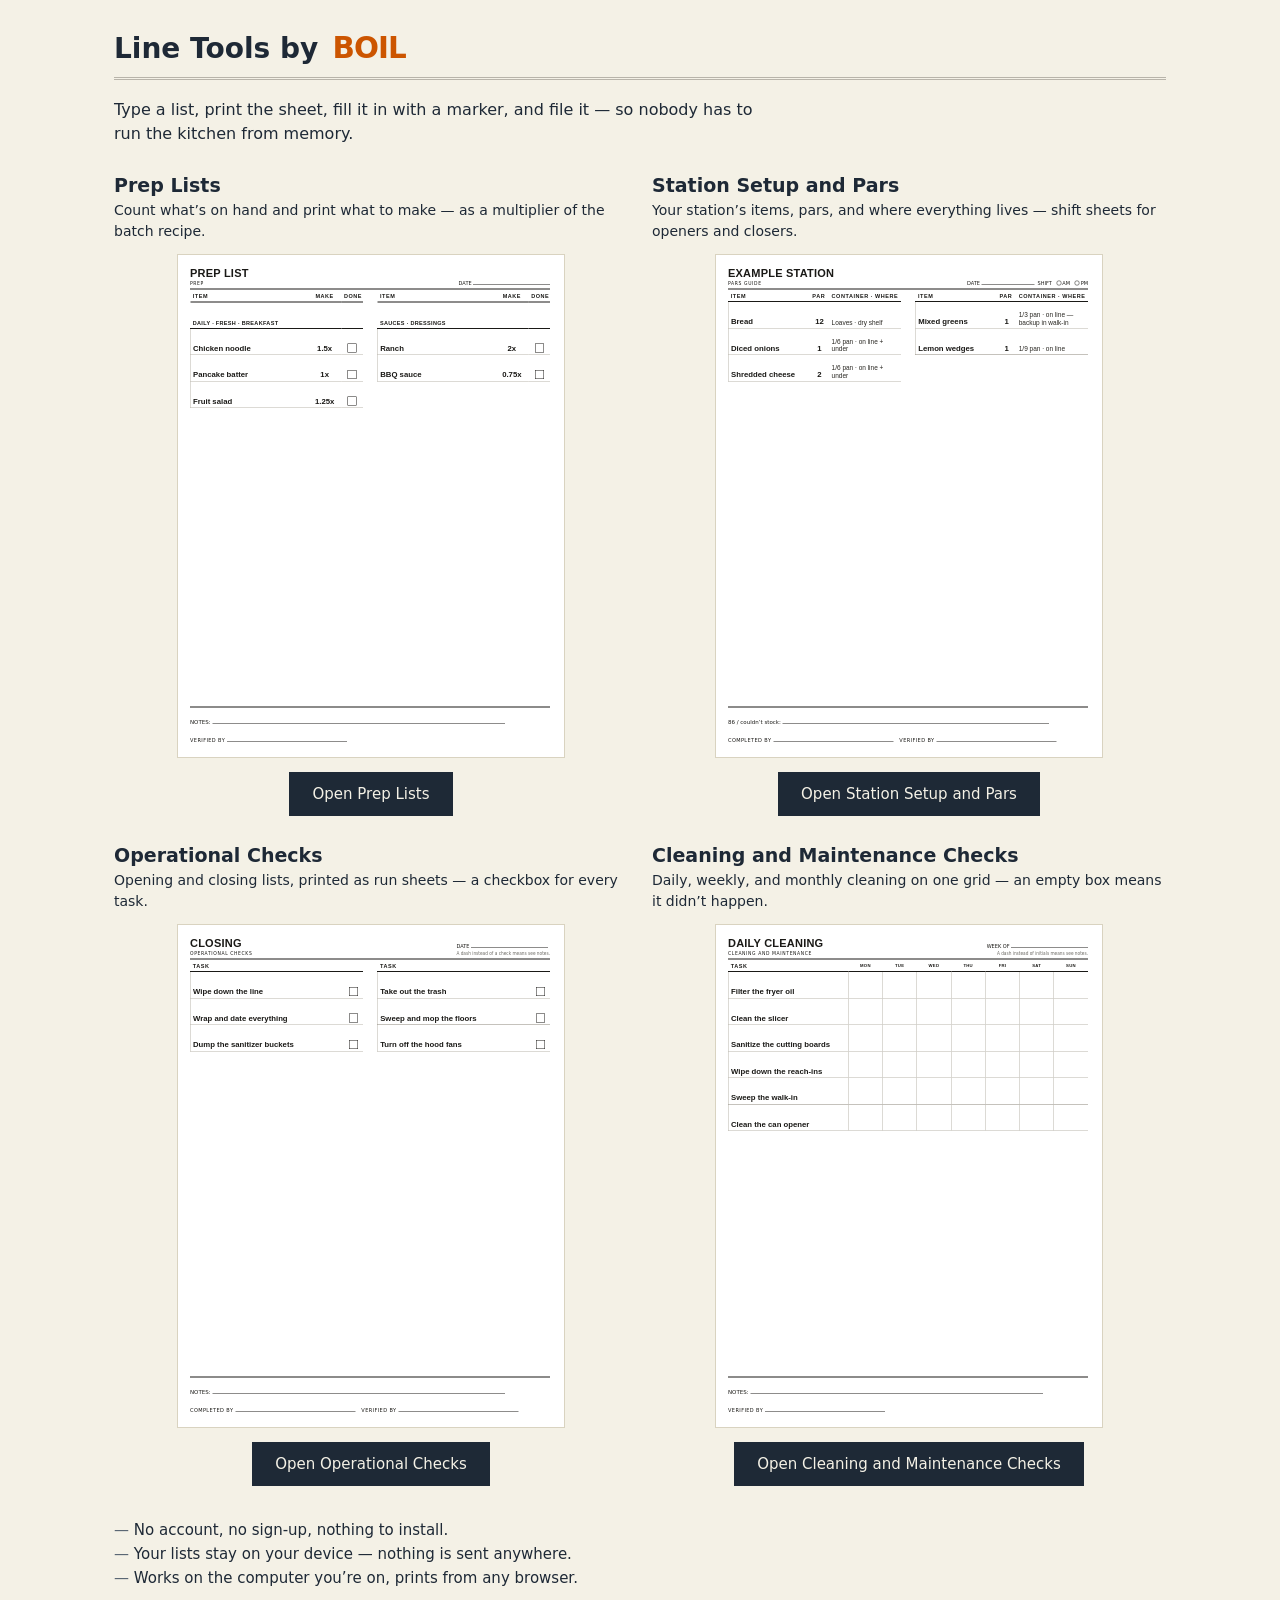
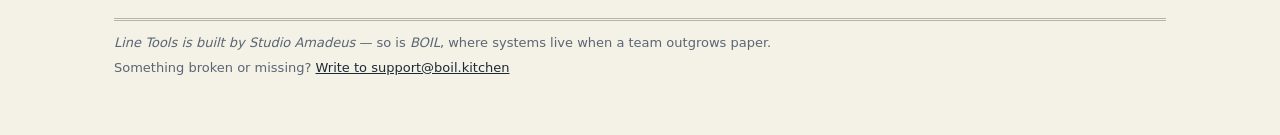
<file: index.html>
<!DOCTYPE html>
<html lang="en">
<head>
<meta charset="utf-8">
<meta name="viewport" content="width=device-width, initial-scale=1">
<title>Line Tools by BOIL — pars guides, prep lists, checklists, and cleaning schedules</title>
<meta name="description" content="Four tools that print sheets for the kitchen: pars guides, prep lists, opening and closing checklists, and cleaning and maintenance checks. No account — your lists stay on your device.">
<!-- ==================================================================
     The landing page (3.2, grown to three tools in 5.3). Still zero
     scripts of any kind — every sheet below is pre-rendered by the
     same generator the suite runs, and scripts/test.js asserts each
     stays byte-identical with its fixture. No analytics (locked,
     SPEC §5): the trust claim on this page depends on it being true,
     and view-source is part of the page.
     ================================================================== -->
<link rel="icon" href="favicon.svg" type="image/svg+xml">
<link rel="apple-touch-icon" href="apple-touch-icon.png">
<link rel="stylesheet" href="assets/app.css">
<link rel="stylesheet" href="assets/print.css">
<style>
  .land { max-width: 1080px; margin: 0 auto; padding: 32px 14px 60px; }
  /* Masthead + colophon carry a 3px double rule — the studio page
     frame (maritime colonial pass). It appears in exactly these two
     places and nowhere else. */
  .land h1 {
    font-size: 28px; font-weight: 600; margin: 0 0 18px;
    padding-bottom: 12px; border-bottom: 3px double var(--line-soft);
  }
  .land .lede { font-size: 16px; color: var(--ink-s); margin: 0 0 28px; line-height: 1.5; max-width: 640px; }

  /* BOIL's bubble wordmark, sized to the masthead line. The bubbles
     rise from the bottom of the letters and fade on non-harmonic
     cycles — same figures as boil.kitchen's hero. */
  /* the letters carry BOIL's accent — the same #cc5500 the marketing
     hero paints them with (its svg runs text-accent, not ink) */
  .boil-mark { height: 1.05em; width: auto; vertical-align: -0.18em; color: #cc5500; }
  .bubble-v2 {
    fill: url(#bubble-glow-v2);
    opacity: 0;
    animation-name: bubble-rise-v2;
    animation-timing-function: ease-out;
    animation-iteration-count: infinite;
  }
  .bubble-v2-1  { animation-duration: 3.5s; animation-delay:  0s;   }
  .bubble-v2-2  { animation-duration: 4.5s; animation-delay: -1s;   }
  .bubble-v2-3  { animation-duration:   3s; animation-delay: -2s;   }
  .bubble-v2-4  { animation-duration:   5s; animation-delay: -0.5s; }
  .bubble-v2-5  { animation-duration:   4s; animation-delay: -2.5s; }
  .bubble-v2-6  { animation-duration:   6s; animation-delay: -3.5s; }
  .bubble-v2-7  { animation-duration: 3.5s; animation-delay: -1.5s; }
  .bubble-v2-8  { animation-duration: 4.5s; animation-delay: -2.8s; }
  .bubble-v2-9  { animation-duration:   5s; animation-delay: -3.2s; }
  .bubble-v2-10 { animation-duration:   3s; animation-delay: -1.2s; }
  .bubble-v2-11 { animation-duration:   4s; animation-delay: -0.8s; }
  .bubble-v2-12 { animation-duration: 5.5s; animation-delay: -2.2s; }
  @keyframes bubble-rise-v2 {
    0%   { opacity: 0;   transform: translateY(0);   }
    10%  { opacity: 1;   }
    60%  { opacity: 0.9; }
    100% { opacity: 0;   transform: translateY(-90px); }
  }
  @media (prefers-reduced-motion: reduce) {
    .bubble-v2 { animation: none; opacity: 0.5; }
  }

  /* three tools, equal footing: name, one line, the printed sheet
     itself, one way in each. Three across on a desk, stacked on a
     device. */
  .tools { display: grid; grid-template-columns: 1fr; gap: 36px; margin: 0 0 32px; }
  .tool { display: flex; flex-direction: column; }
  .tool h2 { font-size: 19px; font-weight: 600; margin: 0 0 4px; }
  .tool .tsub { font-size: 14px; color: var(--ink-s); line-height: 1.5; margin: 0 0 12px; }
  .tool .way-in { text-align: center; margin: 14px 0 0; }
  .tool .btn { display: inline-block; text-decoration: none; font-size: 15px; padding: 12px 22px; }

  /* the sheet, shown whole before anyone is asked to do anything — the
     shape is the pitch: a pars sheet, a run list, and a matrix are
     visibly different at a glance. Fixed-step scaling; no script may
     compute it. The sheet gets no padding (true to print); the frame
     owns the gutter. */
  .pv-frame {
    --pv: 0.55;
    /* content-box, deliberately: app.css sets border-box on everything,
       which made this width swallow its own padding and clip the sheet's
       right edge by 26px (found on Adam's device, confirmed by
       measurement). The 2px is sub-pixel rounding slack. */
    box-sizing: content-box;
    width: calc(720px * var(--pv) + 2px);
    height: calc(952px * var(--pv) + 2px);
    padding: 12px;
    overflow: hidden;
    border: 1px solid var(--line);
    background: var(--white);
    margin: 0 auto;
  }
  .pv-frame .sheet {
    width: 720px;
    transform: scale(var(--pv));
    transform-origin: top left;
    background: var(--white);
  }
  @media (min-width: 1100px) {
    .tools { grid-template-columns: repeat(2, 1fr); gap: 28px 24px; }
    .tools .pv-frame { --pv: 0.5; }
    .tool .way-in { margin-top: auto; padding-top: 14px; }
  }
  @media (max-width: 700px) { .pv-frame { --pv: 0.5; } }
  @media (max-width: 480px) { .pv-frame { --pv: 0.41; } }
  @media (max-width: 380px) { .pv-frame { --pv: 0.36; } }

  .plain { list-style: none; padding: 0; margin: 0 0 28px; }
  .plain li { font-size: 15px; line-height: 1.6; padding-left: 1.1em; text-indent: -1.1em; }
  .plain li::before { content: "— "; color: var(--steel-s); }

  .land footer {
    border-top: 3px double var(--line-soft);
    padding-top: 14px;
    font-size: 13px; color: var(--steel-s);
    display: flex; justify-content: space-between; gap: 10px; flex-wrap: wrap;
  }
  .land footer a { color: var(--ink-s); }
  /* The byline is an aside that happens to be a door — italic, muted,
     no underline; the support link beside it keeps the loud treatment. */
  .land footer .byline a { color: var(--steel-s); font-style: italic; text-decoration: none; }
  .land footer .byline a:hover { color: var(--ink-s); }
</style>
</head>
<body>
<div class="land">
  <h1>Line Tools by
    <!-- BOIL's bubble wordmark, carried over from boil.kitchen
         (Adam's call): the letterforms clip a dozen gradient bubbles
         rising on non-harmonic cycles. Inline SVG + CSS animation —
         still zero scripts, nothing loaded from anywhere. -->
    <svg class="boil-mark" viewBox="0 0 280 100" preserveAspectRatio="xMidYMid meet" role="img" aria-label="BOIL">
      <defs>
        <clipPath id="boil-clip-v2">
          <text x="140" y="80" text-anchor="middle" font-family="Inter, system-ui, sans-serif" font-weight="700" font-size="100" letter-spacing="-3">BOIL</text>
        </clipPath>
        <radialGradient id="bubble-glow-v2" cx="50%" cy="50%" r="50%">
          <stop offset="0%"   stop-color="#ffffff" stop-opacity="1"    />
          <stop offset="35%"  stop-color="#ffd966" stop-opacity="0.95" />
          <stop offset="70%"  stop-color="#ee7a30" stop-opacity="0.85" />
          <stop offset="100%" stop-color="#cc5500" stop-opacity="0" />
        </radialGradient>
      </defs>
      <text x="140" y="80" text-anchor="middle" font-family="Inter, system-ui, sans-serif" font-weight="700" font-size="100" letter-spacing="-3" fill="currentColor">BOIL</text>
      <g clip-path="url(#boil-clip-v2)">
        <circle class="bubble-v2 bubble-v2-1"  cx="42"  cy="92" r="5"   />
        <circle class="bubble-v2 bubble-v2-2"  cx="60"  cy="92" r="3.5" />
        <circle class="bubble-v2 bubble-v2-3"  cx="78"  cy="92" r="4.5" />
        <circle class="bubble-v2 bubble-v2-4"  cx="96"  cy="92" r="5.5" />
        <circle class="bubble-v2 bubble-v2-5"  cx="114" cy="92" r="4"   />
        <circle class="bubble-v2 bubble-v2-6"  cx="130" cy="92" r="6"   />
        <circle class="bubble-v2 bubble-v2-7"  cx="148" cy="92" r="4"   />
        <circle class="bubble-v2 bubble-v2-8"  cx="168" cy="92" r="5"   />
        <circle class="bubble-v2 bubble-v2-9"  cx="188" cy="92" r="4.5" />
        <circle class="bubble-v2 bubble-v2-10" cx="208" cy="92" r="5.5" />
        <circle class="bubble-v2 bubble-v2-11" cx="226" cy="92" r="4"   />
        <circle class="bubble-v2 bubble-v2-12" cx="244" cy="92" r="5"   />
      </g>
    </svg>
  </h1>
  <p class="lede">Type a list, print the sheet, fill it in with a marker, and file it
    &mdash; so nobody has to run the kitchen from memory.</p>

  <div class="tools">
    <section class="tool">
      <h2>Prep Lists</h2>
      <p class="tsub">Count what&rsquo;s on hand and print what to make &mdash;
        as a multiplier of the batch recipe.</p>
      <div class="pv-frame">
<!-- pv:prep --><div class="sheet" style="--rh:53px;--fs:15.5px"><div class="sheet-head"><div><div class="sheet-title">Prep list</div><div class="sheet-stamp">PREP</div></div><div class="sheet-meta">DATE <span class="wline inline" style="width:1.6in"></span></div></div><div class="cols"><div class="col"><table class="ptable ltable"><thead><tr><th class="c-litem">Item</th><th class="c-make">Make</th><th class="c-done">Done</th></tr></thead><tbody><tr class="grow"><td class="gname" colspan="3">Daily · Fresh · Breakfast</td></tr><tr><td class="item">Chicken noodle</td><td class="make">1.5x</td><td class="done"><span class="cbox"></span></td></tr><tr><td class="item">Pancake batter</td><td class="make">1x</td><td class="done"><span class="cbox"></span></td></tr><tr><td class="item">Fruit salad</td><td class="make">1.25x</td><td class="done"><span class="cbox"></span></td></tr></tbody></table></div><div class="col"><table class="ptable ltable"><thead><tr><th class="c-litem">Item</th><th class="c-make">Make</th><th class="c-done">Done</th></tr></thead><tbody><tr class="grow"><td class="gname" colspan="3">Sauces · Dressings</td></tr><tr><td class="item">Ranch</td><td class="make">2x</td><td class="done"><span class="cbox"></span></td></tr><tr><td class="item">BBQ sauce</td><td class="make">0.75x</td><td class="done"><span class="cbox"></span></td></tr></tbody></table></div></div><div class="sheet-foot"><div class="foot-notes">NOTES: <span class="wline inline" style="width:6.1in"></span></div><div class="foot-sign">Verified by <span class="wline inline" style="width:2.5in"></span></div></div></div><!-- /pv:prep -->
      </div>
      <div class="way-in"><a class="btn" href="prep.html">Open Prep Lists</a></div>
    </section>

    <section class="tool">
      <h2>Station Setup and Pars</h2>
      <p class="tsub">Your station&rsquo;s items, pars, and where everything lives &mdash;
        shift sheets for openers and closers.</p>
      <div class="pv-frame">
<!-- pv:pars --><div class="sheet" style="--rh:53px;--fs:15.5px"><div class="sheet-head"><div><div class="sheet-title">Example station</div><div class="sheet-stamp">PARS GUIDE</div></div><div class="sheet-meta">DATE <span class="wline inline" style="width:1.1in"></span> &nbsp;SHIFT <span class="shift-o"></span>AM <span class="shift-o"></span>PM</div></div><div class="cols"><div class="col"><table class="ptable"><thead><tr><th class="c-item">Item</th><th class="c-par">Par</th><th class="c-where">Container &middot; Where</th></tr></thead><tbody><tr><td class="item">Bread</td><td class="par">12</td><td class="where">Loaves · dry shelf</td></tr><tr><td class="item">Diced onions</td><td class="par">1</td><td class="where">1/6 pan · on line + under</td></tr><tr><td class="item">Shredded cheese</td><td class="par">2</td><td class="where">1/6 pan · on line + under</td></tr></tbody></table></div><div class="col"><table class="ptable"><thead><tr><th class="c-item">Item</th><th class="c-par">Par</th><th class="c-where">Container &middot; Where</th></tr></thead><tbody><tr><td class="item">Mixed greens</td><td class="par">1</td><td class="where">1/3 pan · on line — backup in walk-in</td></tr><tr class="rule5"><td class="item">Lemon wedges</td><td class="par">1</td><td class="where">1/9 pan · on line</td></tr></tbody></table></div></div><div class="sheet-foot"><div class="foot-86">86 / couldn’t stock: <span class="wline inline" style="width:5.55in"></span></div><div class="foot-sign">Completed by <span class="wline inline" style="width:2.5in"></span> &nbsp;&nbsp;Verified by <span class="wline inline" style="width:2.5in"></span></div></div></div><!-- /pv:pars -->
      </div>
      <div class="way-in"><a class="btn" href="pars.html">Open Station Setup and Pars</a></div>
    </section>

    <section class="tool">
      <h2>Operational Checks</h2>
      <p class="tsub">Opening and closing lists, printed as run sheets &mdash;
        a checkbox for every task.</p>
      <div class="pv-frame">
<!-- pv:run --><div class="sheet" style="--rh:53px;--fs:15.5px"><div class="sheet-head"><div><div class="sheet-title">Closing</div><div class="sheet-stamp">OPERATIONAL CHECKS</div></div><div class="sheet-meta">DATE <span class="wline inline" style="width:1.6in"></span><div class="sheet-legend">A dash instead of a check means see notes.</div></div></div><div class="cols"><div class="col"><table class="ptable"><thead><tr><th class="c-task">Task</th><th class="c-check"></th></tr></thead><tbody><tr><td class="item">Wipe down the line</td><td class="check"><span class="cbox"></span></td></tr><tr><td class="item">Wrap and date everything</td><td class="check"><span class="cbox"></span></td></tr><tr><td class="item">Dump the sanitizer buckets</td><td class="check"><span class="cbox"></span></td></tr></tbody></table></div><div class="col"><table class="ptable"><thead><tr><th class="c-task">Task</th><th class="c-check"></th></tr></thead><tbody><tr><td class="item">Take out the trash</td><td class="check"><span class="cbox"></span></td></tr><tr class="rule5"><td class="item">Sweep and mop the floors</td><td class="check"><span class="cbox"></span></td></tr><tr><td class="item">Turn off the hood fans</td><td class="check"><span class="cbox"></span></td></tr></tbody></table></div></div><div class="sheet-foot"><div class="foot-notes">NOTES: <span class="wline inline" style="width:6.1in"></span></div><div class="foot-sign">Completed by <span class="wline inline" style="width:2.5in"></span> &nbsp;&nbsp;Verified by <span class="wline inline" style="width:2.5in"></span></div></div></div><!-- /pv:run -->
      </div>
      <div class="way-in"><a class="btn" href="checklists.html">Open Operational Checks</a></div>
    </section>

    <section class="tool">
      <h2>Cleaning and Maintenance Checks</h2>
      <p class="tsub">Daily, weekly, and monthly cleaning on one grid &mdash;
        an empty box means it didn&rsquo;t happen.</p>
      <div class="pv-frame">
<!-- pv:matrix --><div class="sheet" style="--rh:53px;--fs:15.5px"><div class="sheet-head"><div><div class="sheet-title">Daily cleaning</div><div class="sheet-stamp">CLEANING AND MAINTENANCE</div></div><div class="sheet-meta">WEEK OF <span class="wline inline" style="width:1.6in"></span><div class="sheet-legend">A dash instead of initials means see notes.</div></div></div><table class="ptable mtable"><thead><tr><th class="c-mtask">Task</th><th class="c-mcol" style="width:0.714in">MON</th><th class="c-mcol" style="width:0.714in">TUE</th><th class="c-mcol" style="width:0.714in">WED</th><th class="c-mcol" style="width:0.714in">THU</th><th class="c-mcol" style="width:0.714in">FRI</th><th class="c-mcol" style="width:0.714in">SAT</th><th class="c-mcol" style="width:0.714in">SUN</th></tr></thead><tbody><tr><td class="item">Filter the fryer oil</td><td class="mcell"></td><td class="mcell"></td><td class="mcell"></td><td class="mcell"></td><td class="mcell"></td><td class="mcell"></td><td class="mcell"></td></tr><tr><td class="item">Clean the slicer</td><td class="mcell"></td><td class="mcell"></td><td class="mcell"></td><td class="mcell"></td><td class="mcell"></td><td class="mcell"></td><td class="mcell"></td></tr><tr><td class="item">Sanitize the cutting boards</td><td class="mcell"></td><td class="mcell"></td><td class="mcell"></td><td class="mcell"></td><td class="mcell"></td><td class="mcell"></td><td class="mcell"></td></tr><tr><td class="item">Wipe down the reach-ins</td><td class="mcell"></td><td class="mcell"></td><td class="mcell"></td><td class="mcell"></td><td class="mcell"></td><td class="mcell"></td><td class="mcell"></td></tr><tr class="rule5"><td class="item">Sweep the walk-in</td><td class="mcell"></td><td class="mcell"></td><td class="mcell"></td><td class="mcell"></td><td class="mcell"></td><td class="mcell"></td><td class="mcell"></td></tr><tr><td class="item">Clean the can opener</td><td class="mcell"></td><td class="mcell"></td><td class="mcell"></td><td class="mcell"></td><td class="mcell"></td><td class="mcell"></td><td class="mcell"></td></tr></tbody></table><div class="sheet-foot"><div class="foot-notes">NOTES: <span class="wline inline" style="width:6.1in"></span></div><div class="foot-sign">Verified by <span class="wline inline" style="width:2.5in"></span></div></div></div><!-- /pv:matrix -->
      </div>
      <div class="way-in"><a class="btn" href="cleaning.html">Open Cleaning and Maintenance Checks</a></div>
    </section>
  </div>

  <ul class="plain">
    <li>No account, no sign-up, nothing to install.</li>
    <li>Your lists stay on your device &mdash; nothing is sent anywhere.</li>
    <li>Works on the computer you&rsquo;re on, prints from any browser.</li>
  </ul>

  <footer>
    <span class="byline"><a href="https://studioamadeus.github.io/">Line Tools is built by Studio Amadeus</a> &mdash; so is <a href="https://boil.kitchen/">BOIL</a>, where systems live when a team outgrows paper.</span>
    <span>Something broken or missing? <a href="mailto:support@boil.kitchen">Write to support@boil.kitchen</a></span>
  </footer>
</div>
</body>
</html>
</file>
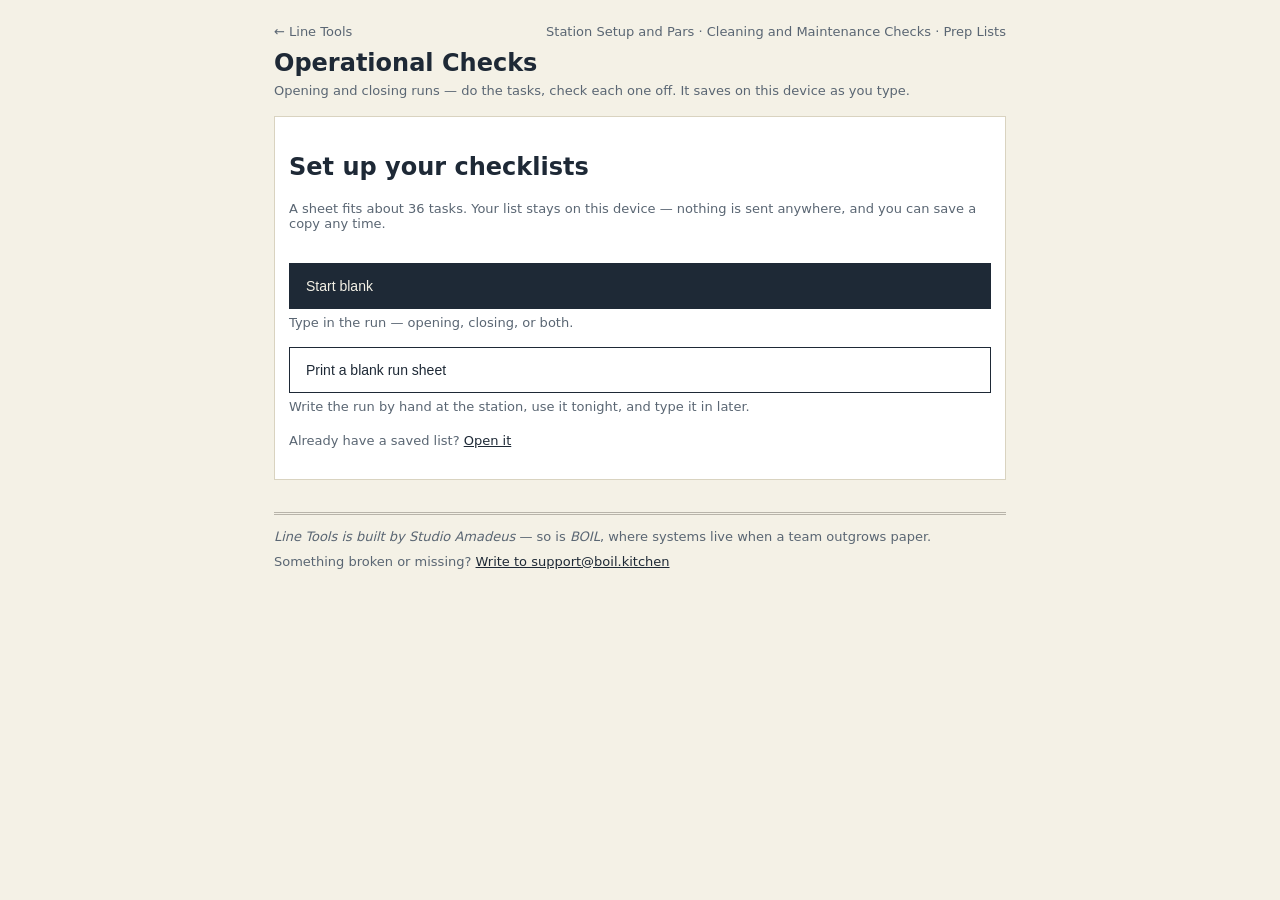
<file: checklists.html>
<!DOCTYPE html>
<html lang="en">
<head>
<meta charset="utf-8">
<meta name="viewport" content="width=device-width, initial-scale=1">
<title>Restaurant opening and closing checklists — Line Tools</title>
<meta name="description" content="Type your opening and closing runs and print them as run sheets — a checkbox for every task. No account — your lists stay on your device.">
<!-- ==================================================================
     The second tool (5.1): run checklists — Opening / Closing. A named,
     ordered list of tasks, optionally grouped, printed two-up with
     per-task initials (SPEC §8). Built on the shared layer: RSListEdit
     with a task config, runSheet/blankRunSheet on the same fit engine,
     its own store key. The rotation matrix is 5.2.

     File name is the builder's placeholder — naming is Adam's.
     Dev hook: window.CHECKLISTS_BACKUP, same shape as the pars hook.
     ================================================================== -->
<link rel="icon" href="favicon.svg" type="image/svg+xml">
<link rel="apple-touch-icon" href="apple-touch-icon.png">
<link rel="stylesheet" href="assets/app.css">
<link rel="stylesheet" href="assets/print.css">
<style>
  /* task rows: handle · task · controls. No par, no where. */
  .app { --cols: 1.2em minmax(0, 1fr) auto; }
  .drag-handle {
    display: flex; align-items: center; justify-content: center;
    color: var(--steel-s); cursor: grab; font-size: 13px;
    -webkit-user-select: none; user-select: none;
  }
  .row.dragging { opacity: 0.4; }
  .row.drop-before { box-shadow: 0 -3px 0 0 var(--ink-s); }
  .row.drop-after  { box-shadow: 0 3px 0 0 var(--ink-s); }
  .tab.drop-left  { box-shadow: -3px 0 0 0 var(--ink-s); }
  .tab.drop-right { box-shadow: 3px 0 0 0 var(--ink-s); }
  .danger-btn { color: var(--warn); }
  .controls .icon-btn { padding: 10px 12px; font-size: 16px; line-height: 1; }
  .controls .grp-btn { font-size: 13px; white-space: nowrap; }
  @media (max-width: 560px) {
    .row { --cols-narrow: minmax(0, 1fr) auto; }
    .drag-handle, .ins-btn { display: none; }
  }

  .undo {
    position: fixed; bottom: 12px; left: 12px; right: 12px;
    max-width: 736px; margin: 0 auto;
    background: var(--ink-s); color: var(--paper);
    padding: 10px 14px;
    display: none; justify-content: space-between; align-items: center; gap: 10px;
    font-size: 14px;
  }
  .undo.show { display: flex; }
  .undo button {
    background: none; border: none; color: var(--paper);
    text-decoration: underline; font-size: 14px; cursor: pointer; padding: 6px;
  }
  .warn-note { font-size: 13px; color: var(--warn); margin-top: 10px; }
  .soft-note { font-size: 13px; color: var(--steel-s); margin-top: 10px; }
  [hidden] { display: none !important; }

  .open-line { font-size: 13px; color: var(--steel-s); margin-top: 16px; }
  .open-line label { color: var(--ink-s); text-decoration: underline; cursor: pointer; }

  .grp-head {
    display: flex; flex-wrap: wrap; justify-content: space-between;
    align-items: baseline; gap: 4px 10px;
    border-top: 2px solid var(--ink-s);
    margin: 16px 0 8px; padding: 6px 2px 0;
    cursor: pointer;
  }
  .grp-name {
    font-size: 12px; font-weight: 700;
    text-transform: uppercase; letter-spacing: 0.06em;
  }
  .grp-dup { font-size: 12px; color: var(--steel-s); }
  .grp-actions { font-size: 12px; color: var(--steel-s); text-decoration: underline; margin-left: auto; }
  .grp-end {
    border-top: 1px solid var(--line-soft);
    margin: 16px 0 8px; padding: 6px 2px 0;
    font-size: 11px; letter-spacing: 0.08em;
    text-transform: uppercase; color: var(--steel-s);
  }
  .grp-head.editing { cursor: default; align-items: center; }
  .grp-input { max-width: 230px; font-size: 16px; }


  .path { width: 100%; text-align: left; margin-top: 14px; padding: 14px 16px; }
  .path-sub { font-size: 13px; color: var(--steel-s); margin-top: 5px; line-height: 1.45; }
</style>
</head>
<body>
<div class="app">
  <nav class="toolnav">
    <a class="backlink" href="index.html">&larr; Line Tools</a>
    <span class="toolnav-x"><a href="pars.html">Station Setup and Pars</a> &middot; <a href="cleaning.html">Cleaning and Maintenance Checks</a> &middot; <a href="prep.html">Prep Lists</a></span>
  </nav>
  <div class="top">
    <h1>Operational Checks</h1>
    <div class="save-state" id="saveState"></div>
  </div>
  <p class="sub">Opening and closing runs &mdash; do the tasks, check each one off.
    It saves on this device as you type.</p>

  <div class="banner" id="storeWarn"></div>

  <div class="panel" id="emptyState" hidden>
    <button class="btn ghost" id="menuBackBtn" type="button" hidden>&larr; Back to your checklists</button>
    <h2>Set up your checklists</h2>
    <p class="sub">A sheet fits about 36 tasks. Your list stays on this device &mdash;
      nothing is sent anywhere, and you can save a copy any time.</p>
    <button class="btn path" id="pathBlank" type="button">Start blank</button>
    <div class="path-sub">Type in the run &mdash; opening, closing, or both.</div>
    <button class="btn ghost path" id="pathCapture" type="button">Print a blank run sheet</button>
    <div class="path-sub">Write the run by hand at the station, use it tonight, and type it in later.</div>
    <p class="open-line">Already have a saved list? <label for="filePick">Open it</label></p>
  </div>

  <div class="tabs" id="tabs" hidden></div>

  <div class="panel" id="panel" hidden>
    <div class="panel-head">
      <h2 id="stationName" title="Rename"></h2>
      <div class="head-right">
        <span id="itemCount"></span>
        <button type="button" class="icon-btn" id="stLeft" aria-label="Move checklist left" title="Move checklist left">&#9668;</button>
        <button type="button" class="icon-btn" id="stRight" aria-label="Move checklist right" title="Move checklist right">&#9658;</button>
        <button type="button" class="btn small ghost danger-btn" id="stDelete">Delete checklist</button>
      </div>
    </div>
    <div class="col-heads"><span></span><span>Task</span><span></span></div>
    <div id="rows"></div>
    <div class="actions">
      <button class="btn" id="addBtn" type="button">Add a task</button>
    </div>
    <div id="capNote" hidden></div>
  </div>

  <div class="data-actions" id="dataActions" hidden>
    <button class="btn ghost" id="printOne" type="button">Print this checklist</button>
    <button class="btn ghost" id="printAll" type="button">Print all checklists</button>
    <button class="btn ghost" id="blankBtn" type="button">Print a blank run sheet</button>
    <button class="btn ghost" id="saveCopy" type="button">Save a copy of everything</button>
    <label class="btn ghost" for="filePick">Open a saved list&hellip;</label>
    <input class="file-input" type="file" id="filePick" accept=".json,application/json">
  </div>

  <footer class="sitefoot">
    <span class="byline"><a href="https://studioamadeus.github.io/">Line Tools is built by Studio Amadeus</a> &mdash; so is <a href="https://boil.kitchen/">BOIL</a>, where systems live when a team outgrows paper.</span>
    <span>Something broken or missing? <a href="mailto:support@boil.kitchen">Write to support@boil.kitchen</a></span>
  </footer>


</div>

<div class="undo" id="undoBar">
  <span id="undoText"></span>
  <button type="button" id="undoBtn">Put it back</button>
</div>

<div id="printArea"></div>

<script src="assets/fit.js"></script>
<script src="assets/render.js"></script>
<script src="assets/store.js"></script>
<script src="assets/edit.js"></script>
<script>
(function () {
  "use strict";

  /* the checklist editor: same operations, task-shaped rows */
  var ED = RSListEdit({
    blankItem: function () {
      return { id: RS.uid(), name: "", group: "" };
    },
    editable: { name: true },
    defaultName: "Checklist"
  });

  var store = RS.makeStore(
    "checklists-v1",
    function () { return { stations: [] }; },
    function (p) { return !!(p && p.stations && p.stations.length !== undefined); }
  );

  var state = store.load();
  var cur = 0;
  var menuOpen = false;
  var pendingUndo = null;
  var undoTimer = null;
  var dragId = null;
  var dragStIdx = -1;

  var el = function (id) { return document.getElementById(id); };

  function setStatus(s) { el("saveState").textContent = s; }
  function persist() { store.save(state, setStatus); }

  if (!RS.canStore) {
    el("storeWarn").textContent =
      "This browser can’t save — anything you type is gone when the page closes. Printing still works.";
    el("storeWarn").className = "banner show";
  } else if (store.hadBadData) {
    el("storeWarn").textContent =
      "Couldn’t read what was saved on this device, so this is a fresh start. Your old list is kept aside, not thrown away.";
    el("storeWarn").className = "banner show";
  }

  function station() { return state.stations[cur] || null; }

  /* ---------- rendering ---------- */

  function render() {
    var empty = !state.stations.length;
    var menu = empty || menuOpen;
    el("emptyState").hidden = !menu;
    el("menuBackBtn").hidden = empty;
    el("tabs").hidden = menu;
    el("panel").hidden = menu;
    el("dataActions").hidden = menu;
    if (menu) return;
    if (cur >= state.stations.length) cur = state.stations.length - 1;
    renderTabs();
    renderRows();
  }

  function renderTabs() {
    var h = "", i, s;
    for (i = 0; i < state.stations.length; i++) {
      s = state.stations[i];
      h += '<button type="button" class="tab' + (i === cur ? " on" : "") +
        '" draggable="true" data-i="' + i + '">' +
        RS.esc(s.name || "Unnamed checklist") + "</button>";
    }
    h += '<button type="button" class="tab add" id="addStation">+ Checklist</button>';
    el("tabs").innerHTML = h;
    var btns = el("tabs").getElementsByTagName("button"), j;
    for (j = 0; j < btns.length; j++) {
      (function (b) {
        b.onclick = function () {
          if (b.id === "addStation") { menuOpen = true; render(); }
          else { cur = Number(b.getAttribute("data-i")); render(); }
        };
        if (b.id === "addStation") return;
        b.ondragstart = function (e) {
          dragStIdx = Number(b.getAttribute("data-i"));
          e.dataTransfer.setData("text/plain", String(dragStIdx));
          e.dataTransfer.effectAllowed = "move";
        };
        b.ondragend = function () { dragStIdx = -1; renderTabs(); };
        b.ondragover = function (e) {
          var idx = Number(b.getAttribute("data-i"));
          if (dragStIdx < 0 || dragStIdx === idx) return;
          e.preventDefault();
          e.dataTransfer.dropEffect = "move";
          var r = b.getBoundingClientRect();
          b.className = b.className.replace(/ drop-(left|right)/g, "") +
            (e.clientX < r.left + r.width / 2 ? " drop-left" : " drop-right");
        };
        b.ondragleave = function () {
          b.className = b.className.replace(/ drop-(left|right)/g, "");
        };
        b.ondrop = function (e) {
          var idx = Number(b.getAttribute("data-i"));
          if (dragStIdx < 0 || dragStIdx === idx) return;
          e.preventDefault();
          var r = b.getBoundingClientRect();
          var target = (e.clientX < r.left + r.width / 2) ? idx : idx + 1;
          if (dragStIdx < target) target--;
          var focused = state.stations[cur];
          if (ED.moveStationTo(state, dragStIdx, target)) {
            cur = state.stations.indexOf(focused);
            persist();
          }
          dragStIdx = -1;
          renderTabs();
        };
      })(btns[j]);
    }
  }

  function rowHtml(it) {
    return '<div class="row" data-id="' + RS.esc(it.id) + '">' +
      '<span class="drag-handle" draggable="true" title="Drag to reorder">&#10303;</span>' +
      '<input class="field f-name" value="' + RS.esc(it.name) + '" placeholder="Task">' +
      '<div class="controls">' +
        '<button type="button" class="icon-btn" data-act="up" aria-label="Move up">&#8593;</button>' +
        '<button type="button" class="icon-btn" data-act="down" aria-label="Move down">&#8595;</button>' +
        '<button type="button" class="icon-btn grp-btn" data-act="grp">+ Group</button>' +
        '<button type="button" class="icon-btn ins-btn" data-act="ins" aria-label="Add a task below" title="Add a task below">+</button>' +
        '<button type="button" class="icon-btn danger" data-act="del" aria-label="Delete">&#10005;</button>' +
      '</div></div>';
  }

  function bindRow(row) {
    var id = row.getAttribute("data-id");

    var handle = row.getElementsByClassName("drag-handle")[0];
    if (handle) {
      handle.ondragstart = function (e) {
        dragId = id;
        e.dataTransfer.setData("text/plain", id);
        e.dataTransfer.effectAllowed = "move";
        row.className = "row dragging";
      };
      handle.ondragend = function () { dragId = null; renderRows(); };
    }
    row.ondragover = function (e) {
      if (!dragId || dragId === id) return;
      e.preventDefault();
      e.dataTransfer.dropEffect = "move";
      var r = row.getBoundingClientRect();
      row.className = "row " +
        (e.clientY < r.top + r.height / 2 ? "drop-before" : "drop-after");
    };
    row.ondragleave = function () {
      if (row.className.indexOf("drop-") >= 0) row.className = "row";
    };
    row.ondrop = function (e) {
      if (!dragId || dragId === id) return;
      e.preventDefault();
      var r = row.getBoundingClientRect();
      var before = e.clientY < r.top + r.height / 2;
      var st = station(), from = -1, to = -1, k;
      for (k = 0; k < st.items.length; k++) {
        if (st.items[k].id === dragId) from = k;
        if (st.items[k].id === id) to = k;
      }
      var moved = dragId;
      dragId = null;
      if (from < 0 || to < 0) { renderRows(); return; }
      var target = before ? to : to + 1;
      if (from < target) target--;
      if (ED.moveItemTo(st, moved, target)) persist();
      renderRows();
    };

    var input = row.getElementsByClassName("f-name")[0];
    input.oninput = function () {
      ED.updateItem(station(), id, "name", input.value);
      persist();
      refreshMeta();
    };

    var btns = row.getElementsByClassName("icon-btn"), i;
    for (i = 0; i < btns.length; i++) {
      (function (btn) {
        btn.onclick = function () {
          var act = btn.getAttribute("data-act");
          if (act === "up" || act === "down") {
            if (ED.moveItem(station(), id, act === "up" ? -1 : 1)) {
              persist(); renderRows();
            }
          } else if (act === "grp") {
            groupFromRow(row, id);
          } else if (act === "ins") {
            var added = ED.insertItemAfter(station(), id);
            if (added) {
              persist(); renderRows();
              var nr = el("rows").querySelector('[data-id="' + added.id + '"]');
              if (nr) nr.getElementsByClassName("f-name")[0].focus();
            }
          } else if (act === "del") { del(id); }
        };
      })(btns[i]);
    }
  }

  /* The headings and the rows are separate grids sharing --cols, so
     the auto and fr tracks resolve against different content and the
     headings drift off the fields (Adam, 6.2 fix — the same lesson as
     every geometry bug in this project: measure, never eyeball). Copy
     the first row's USED track sizes onto the headings — exact on any
     device, self-healing on resize. */
  function alignHeads() {
    var heads = document.querySelector(".col-heads");
    var row = el("rows").getElementsByClassName("row")[0];
    if (!heads) return;
    heads.style.gridTemplateColumns =
      row ? getComputedStyle(row).gridTemplateColumns : "";
  }
  window.addEventListener("resize", alignHeads);

  function renderRows() {
    var st = station();
    var h = "", i, it, g, prev = null;
    if (!st) { el("rows").innerHTML = ""; refreshMeta(); return; }

    var dups = {}, dupList = ED.splitRunNames(st), runs = ED.runsOf(st), d;
    for (d = 0; d < dupList.length; d++) {
      var places = 0;
      for (i = 0; i < runs.length; i++) {
        if (ED.foldGroup(runs[i].name) === dupList[d]) places++;
      }
      dups[dupList[d]] = places;
    }

    for (i = 0; i < st.items.length; i++) {
      it = st.items[i];
      g = it.group || "";
      if (!g && prev) {
        h += '<div class="grp-end">No group</div>';
      }
      if (g && g !== prev) {
        h += '<div class="grp-head" data-first="' + RS.esc(it.id) +
          '" data-name="' + RS.esc(g) + '">' +
          '<span class="grp-name">' + RS.esc(g) + '</span>' +
          (dups[ED.foldGroup(g)]
            ? '<span class="grp-dup">&ldquo;' + RS.esc(g) + '&rdquo; prints in ' +
              dups[ED.foldGroup(g)] + ' places</span>'
            : '') +
          '<span class="grp-actions">Rename &middot; ungroup</span>' +
          '</div>';
      }
      prev = g;
      h += rowHtml(it);
    }
    el("rows").innerHTML = h;
    var rows = el("rows").getElementsByClassName("row");
    for (i = 0; i < rows.length; i++) bindRow(rows[i]);
    var heads = el("rows").getElementsByClassName("grp-head"), j;
    for (j = 0; j < heads.length; j++) {
      (function (head) {
        head.onclick = function () {
          openGroupEdit(head, head.getAttribute("data-first"),
            head.getAttribute("data-name"));
        };
      })(heads[j]);
    }
    refreshMeta();
  }

  function refreshMeta() {
    alignHeads();
    var st = station();
    el("stationName").textContent = st ? (st.name || "Unnamed checklist") : "";
    var n = 0, i;
    if (st) for (i = 0; i < st.items.length; i++) if (st.items[i].name) n++;
    el("itemCount").textContent = st ? n + (n === 1 ? " task" : " tasks") : "";

    var note = el("capNote");
    if (st && n) {
      var sheet = RSRender.runSheet(st);
      if (sheet && sheet.clipped) {
        note.textContent = "Too long for one page — tasks past the bottom will be cut off when printed. Split the checklist.";
        note.className = "warn-note";
        note.hidden = false;
        return;
      }
      if (sheet && sheet.rows.length > 30) {
        note.textContent = "Getting long — past 30 rows the print shrinks to keep one page.";
        note.className = "soft-note";
        note.hidden = false;
        return;
      }
    }
    note.hidden = true;
  }

  /* ---------- rename ---------- */

  function startRename() {
    var st = station();
    if (!st) return;
    var h2 = el("stationName");
    var input = document.createElement("input");
    input.className = "field rename-field";
    input.value = st.name;
    input.placeholder = "Checklist name";
    h2.textContent = "";
    h2.appendChild(input);
    input.focus();
    input.select();
    function done(commit) {
      if (commit && input.value.trim() !== st.name) {
        ED.renameStation(st, input.value.trim());
        persist();
      }
      renderTabs(); refreshMeta();
    }
    input.onblur = function () { done(true); };
    input.onkeydown = function (e) {
      if (e.key === "Enter") { input.onblur = null; done(true); }
      if (e.key === "Escape") { input.onblur = null; done(false); }
    };
  }
  el("stationName").onclick = function (e) {
    if (e.target.tagName !== "INPUT") startRename();
  };

  /* ---------- groups ---------- */

  function openGroupEdit(anchor, firstId, existing) {
    var wrap = document.createElement("div");
    wrap.className = "grp-head editing";
    wrap.innerHTML =
      '<input class="field grp-input" placeholder="Group name" value="' + RS.esc(existing) + '">' +
      (existing
        ? '<button type="button" class="btn small ghost grp-ungroup">Ungroup</button>'
        : '');
    anchor.parentNode.replaceChild(wrap, anchor);
    var input = wrap.getElementsByClassName("grp-input")[0];
    input.focus();
    if (existing) input.select();

    function commit(val) {
      if (val !== null) {
        var v = val.trim();
        if (v) { ED.setRunGroup(station(), firstId, v); persist(); }
        else if (existing) { ED.setRunGroup(station(), firstId, ""); persist(); }
      }
      renderRows();
    }
    input.onblur = function () { commit(input.value); };
    input.onkeydown = function (e) {
      if (e.key === "Enter") { input.onblur = null; commit(input.value); }
      if (e.key === "Escape") { input.onblur = null; commit(null); }
    };
    var un = wrap.getElementsByClassName("grp-ungroup")[0];
    if (un) {
      un.onmousedown = function (e) { e.preventDefault(); };
      un.onclick = function () {
        input.onblur = null;
        ED.setRunGroup(station(), firstId, "");
        persist();
        renderRows();
      };
    }
  }

  function groupFromRow(row, id) {
    var st = station(), i, idx = -1;
    for (i = 0; i < st.items.length; i++) if (st.items[i].id === id) { idx = i; break; }
    if (idx < 0) return;
    var g = st.items[idx].group || "";
    var startsRun = g && (idx === 0 || (st.items[idx - 1].group || "") !== g);
    if (startsRun) {
      openGroupEdit(row.previousElementSibling, id, g);
    } else {
      var placeholder = document.createElement("div");
      row.parentNode.insertBefore(placeholder, row);
      openGroupEdit(placeholder, id, "");
    }
  }

  /* ---------- undo ---------- */

  function showUndo(text) {
    el("undoText").textContent = text;
    el("undoBar").className = "undo show";
    if (undoTimer) clearTimeout(undoTimer);
    undoTimer = setTimeout(hideUndo, 8000);
  }
  function hideUndo() {
    el("undoBar").className = "undo";
    pendingUndo = null;
  }
  el("undoBtn").onclick = function () {
    if (!pendingUndo) return;
    if (pendingUndo.kind === "item") {
      ED.restoreItem(pendingUndo.station, pendingUndo.removed);
    } else if (pendingUndo.kind === "station") {
      ED.restoreStation(state, pendingUndo.removed);
      cur = pendingUndo.removed.index;
    }
    persist();
    hideUndo();
    render();
  };

  function del(id) {
    var st = station();
    var removed = ED.removeItem(st, id);
    if (!removed) return;
    persist(); renderRows();
    var it = removed.item;
    if (!it.name) return;
    pendingUndo = { kind: "item", station: st, removed: removed };
    showUndo("Deleted “" + (it.name || "task") + "”");
  }

  /* ---------- checklist management ---------- */

  function showMovedTab() {
    var t = el("tabs").children[cur];
    if (t && t.scrollIntoView) t.scrollIntoView({ block: "nearest", inline: "nearest" });
  }
  el("stLeft").onclick = function () {
    if (ED.moveStation(state, cur, -1)) { cur--; persist(); renderTabs(); showMovedTab(); }
  };
  el("stRight").onclick = function () {
    if (ED.moveStation(state, cur, 1)) { cur++; persist(); renderTabs(); showMovedTab(); }
  };
  el("stDelete").onclick = function () {
    var st = station();
    if (!st) return;
    var removed = ED.removeStation(state, cur);
    if (!removed) return;
    pendingUndo = { kind: "station", removed: removed };
    if (cur >= state.stations.length) cur = Math.max(0, state.stations.length - 1);
    persist(); render();
    showUndo("Deleted “" + (removed.station.name || "checklist") + "”");
  };

  /* ---------- menu paths ---------- */

  el("menuBackBtn").onclick = function () { menuOpen = false; render(); };

  el("pathBlank").onclick = function () {
    ED.createStation(state, "");
    cur = state.stations.length - 1;
    menuOpen = false;
    persist(); render(); startRename();
  };

  el("pathCapture").onclick = function () { printSheets([RSRender.blankRunSheet()]); };

  /* ---------- add task ---------- */

  el("addBtn").onclick = function () {
    if (!station()) return;
    ED.addItem(station());
    persist(); renderRows();
    var rows = el("rows").getElementsByClassName("row");
    if (rows.length) rows[rows.length - 1].getElementsByClassName("f-name")[0].focus();
  };

  /* ---------- print ---------- */

  function printSheets(list) {
    store.flush();
    var h = "", i;
    for (i = 0; i < list.length; i++) if (list[i]) h += list[i].html;
    el("printArea").innerHTML = h;
    window.print();
  }

  el("printOne").onclick = function () {
    if (station()) printSheets([RSRender.runSheet(station())]);
  };
  el("printAll").onclick = function () {
    var all = [], i;
    for (i = 0; i < state.stations.length; i++) all.push(RSRender.runSheet(state.stations[i]));
    printSheets(all);
  };
  el("blankBtn").onclick = function () { printSheets([RSRender.blankRunSheet()]); };

  /* ---------- save / open ---------- */

  el("saveCopy").onclick = function () {
    if (!state.stations.length) return;
    store.flush();
    /* one file for all four tools (6.4) — the live state is
       handed over so this tool's copy is current even before
       the debounce flushes */
    RS.exportEverything("checklists-v1", state);
    setStatus("Everything saved to your downloads");
    setTimeout(function () { setStatus(""); }, 3000);
  };

  el("filePick").onchange = function (e) {
    var f = e.target.files && e.target.files[0];
    if (!f) return;
    RS.readBackup(f,
      function (p) { return RS.isEverything(p) ||
        !!(p && p.stations && p.stations.length !== undefined); },
      function (parsed) {
        /* a whole-site file restores every tool at once; an older
           single-tool file still opens exactly as it always did */
        if (RS.isEverything(parsed)) {
          if (!window.confirm("Replace everything on this device — all your lists in all four tools — with what’s in that file?")) {
            return;
          }
          var n = RS.restoreEverything(parsed);
          state = store.load();
          cur = 0;
          menuOpen = false;
          hideUndo();
          render();
          setStatus("Restored " + n + (n === 1 ? " tool" : " tools"));
          setTimeout(function () { setStatus(""); }, 4000);
          return;
        }
        var hasWork = false, i, j, st;
        for (i = 0; i < state.stations.length; i++) {
          st = state.stations[i];
          for (j = 0; j < st.items.length; j++) if (st.items[j].name) hasWork = true;
        }
        if (hasWork &&
            !window.confirm("Replace what’s on this device with the list from that file?")) {
          return;
        }
        state = { stations: parsed.stations };
        cur = 0;
        menuOpen = false;
        hideUndo();
        persist();
        render();
      },
      function (msg) {
        el("storeWarn").textContent = msg +
          " Open the .json file the tool saved — it’s named like “checklists-backup”.";
        el("storeWarn").className = "banner show";
      });
    e.target.value = "";
  };

  /* ---------- boot ---------- */

  if (window.CHECKLISTS_BACKUP) {
    state = { stations: window.CHECKLISTS_BACKUP.stations };
    render();
    var h = "", i, s;
    for (i = 0; i < state.stations.length; i++) {
      s = RSRender.runSheet(state.stations[i]);
      if (s) h += s.html;
    }
    el("printArea").innerHTML = h;
  } else {
    render();
  }
})();
</script>
</body>
</html>
</file>
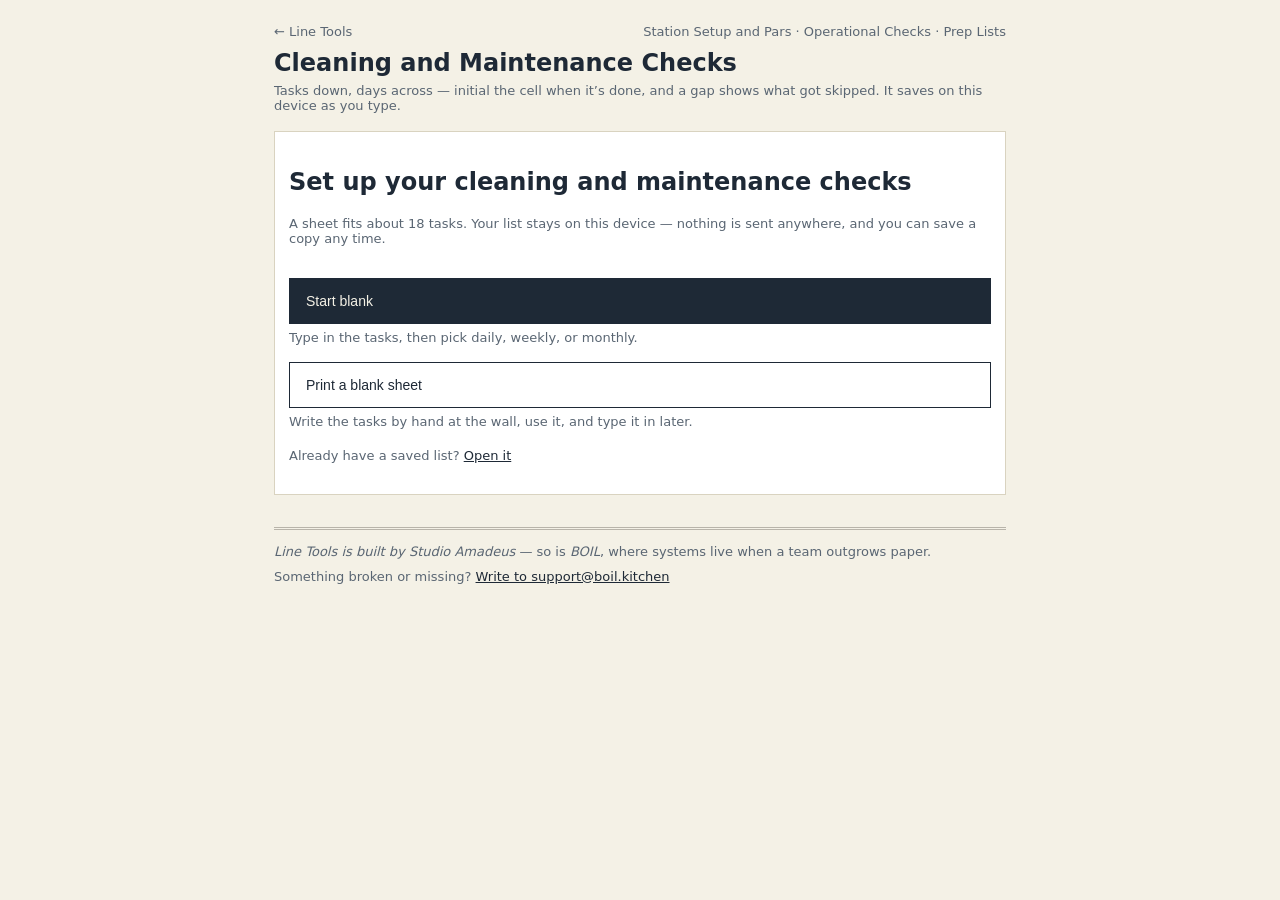
<file: cleaning.html>
<!DOCTYPE html>
<html lang="en">
<head>
<meta charset="utf-8">
<meta name="viewport" content="width=device-width, initial-scale=1">
<title>Restaurant cleaning schedule — Line Tools</title>
<meta name="description" content="Daily, weekly, and monthly cleaning and maintenance checks, printed as one grid — an empty box means it didn't happen. No account — your lists stay on your device.">
<!-- ==================================================================
     The neglect tracker (5.2, Adam's structure: separate from the
     operational checks). Each list is one matrix sheet — tasks down,
     occurrences across, a gap reads as neglect. The list carries its
     own frequency (daily / weekly / monthly), the user builds which
     ones they need, and nothing is presupposed. Flat lists: a matrix
     has no group headers.

     File name is the builder's placeholder — naming is Adam's.
     Dev hook: window.CLEANING_BACKUP, same shape as the others.
     ================================================================== -->
<link rel="icon" href="favicon.svg" type="image/svg+xml">
<link rel="apple-touch-icon" href="apple-touch-icon.png">
<link rel="stylesheet" href="assets/app.css">
<link rel="stylesheet" href="assets/print.css">
<style>
  /* task rows: handle · task · controls — no groups on a matrix */
  .app { --cols: 1.2em minmax(0, 1fr) auto; }
  .drag-handle {
    display: flex; align-items: center; justify-content: center;
    color: var(--steel-s); cursor: grab; font-size: 13px;
    -webkit-user-select: none; user-select: none;
  }
  .row.dragging { opacity: 0.4; }
  .row.drop-before { box-shadow: 0 -3px 0 0 var(--ink-s); }
  .row.drop-after  { box-shadow: 0 3px 0 0 var(--ink-s); }
  .tab.drop-left  { box-shadow: -3px 0 0 0 var(--ink-s); }
  .tab.drop-right { box-shadow: 3px 0 0 0 var(--ink-s); }
  .danger-btn { color: var(--warn); }
  .controls .icon-btn { padding: 10px 12px; font-size: 16px; line-height: 1; }
  @media (max-width: 560px) {
    .row { --cols-narrow: minmax(0, 1fr) auto; }
    .drag-handle, .ins-btn { display: none; }
  }

  .undo {
    position: fixed; bottom: 12px; left: 12px; right: 12px;
    max-width: 736px; margin: 0 auto;
    background: var(--ink-s); color: var(--paper);
    padding: 10px 14px;
    display: none; justify-content: space-between; align-items: center; gap: 10px;
    font-size: 14px;
  }
  .undo.show { display: flex; }
  .undo button {
    background: none; border: none; color: var(--paper);
    text-decoration: underline; font-size: 14px; cursor: pointer; padding: 6px;
  }
  .warn-note { font-size: 13px; color: var(--warn); margin-top: 10px; }
  .soft-note { font-size: 13px; color: var(--steel-s); margin-top: 10px; }
  [hidden] { display: none !important; }

  .open-line { font-size: 13px; color: var(--steel-s); margin-top: 16px; }
  .open-line label { color: var(--ink-s); text-decoration: underline; cursor: pointer; }

  .path { width: 100%; text-align: left; margin-top: 14px; padding: 14px 16px; }
  .path-sub { font-size: 13px; color: var(--steel-s); margin-top: 5px; line-height: 1.45; }

  /* the list's frequency — one choice, always visible in the head */
  .fpills { display: flex; gap: 6px; flex-wrap: wrap; }
  .fpill {
    border: 1px solid var(--line); background: var(--white);
    padding: 6px 12px; font-size: 13px; cursor: pointer;
  }
  .fpill.on { background: var(--ink-s); border-color: var(--ink-s); color: var(--paper); }
</style>
</head>
<body>
<div class="app">
  <nav class="toolnav">
    <a class="backlink" href="index.html">&larr; Line Tools</a>
    <span class="toolnav-x"><a href="pars.html">Station Setup and Pars</a> &middot; <a href="checklists.html">Operational Checks</a> &middot; <a href="prep.html">Prep Lists</a></span>
  </nav>
  <div class="top">
    <h1>Cleaning and Maintenance Checks</h1>
    <div class="save-state" id="saveState"></div>
  </div>
  <p class="sub">Tasks down, days across &mdash; initial the cell when it&rsquo;s done,
    and a gap shows what got skipped. It saves on this device as you type.</p>

  <div class="banner" id="storeWarn"></div>

  <div class="panel" id="emptyState" hidden>
    <button class="btn ghost" id="menuBackBtn" type="button" hidden>&larr; Back to your checks</button>
    <h2>Set up your cleaning and maintenance checks</h2>
    <p class="sub">A sheet fits about 18 tasks. Your list stays on this device &mdash;
      nothing is sent anywhere, and you can save a copy any time.</p>
    <button class="btn path" id="pathBlank" type="button">Start blank</button>
    <div class="path-sub">Type in the tasks, then pick daily, weekly, or monthly.</div>
    <button class="btn ghost path" id="pathCapture" type="button">Print a blank sheet</button>
    <div class="path-sub">Write the tasks by hand at the wall, use it, and type it in later.</div>
    <p class="open-line">Already have a saved list? <label for="filePick">Open it</label></p>
  </div>

  <div class="tabs" id="tabs" hidden></div>

  <div class="panel" id="panel" hidden>
    <div class="panel-head">
      <h2 id="stationName" title="Rename"></h2>
      <div class="head-right">
        <span id="itemCount"></span>
        <button type="button" class="icon-btn" id="stLeft" aria-label="Move list left" title="Move list left">&#9668;</button>
        <button type="button" class="icon-btn" id="stRight" aria-label="Move list right" title="Move list right">&#9658;</button>
        <button type="button" class="btn small ghost danger-btn" id="stDelete">Delete list</button>
      </div>
    </div>
    <div class="fpills" id="freqPills"></div>
    <div class="col-heads" style="margin-top:14px"><span></span><span>Task</span><span></span></div>
    <div id="rows"></div>
    <div class="actions">
      <button class="btn" id="addBtn" type="button">Add a task</button>
    </div>
    <div id="capNote" hidden></div>
  </div>

  <div class="data-actions" id="dataActions" hidden>
    <button class="btn ghost" id="printOne" type="button">Print this sheet</button>
    <button class="btn ghost" id="printAll" type="button">Print all sheets</button>
    <button class="btn ghost" id="blankBtn" type="button">Print a blank sheet</button>
    <button class="btn ghost" id="saveCopy" type="button">Save a copy of everything</button>
    <label class="btn ghost" for="filePick">Open a saved list&hellip;</label>
    <input class="file-input" type="file" id="filePick" accept=".json,application/json">
  </div>

  <footer class="sitefoot">
    <span class="byline"><a href="https://studioamadeus.github.io/">Line Tools is built by Studio Amadeus</a> &mdash; so is <a href="https://boil.kitchen/">BOIL</a>, where systems live when a team outgrows paper.</span>
    <span>Something broken or missing? <a href="mailto:support@boil.kitchen">Write to support@boil.kitchen</a></span>
  </footer>


</div>

<div class="undo" id="undoBar">
  <span id="undoText"></span>
  <button type="button" id="undoBtn">Put it back</button>
</div>

<div id="printArea"></div>

<script src="assets/fit.js"></script>
<script src="assets/render.js"></script>
<script src="assets/store.js"></script>
<script src="assets/edit.js"></script>
<script>
(function () {
  "use strict";

  var ED = RSListEdit({
    blankItem: function () {
      return { id: RS.uid(), name: "", group: "" };
    },
    editable: { name: true },
    defaultName: "Cleaning"
  });

  var store = RS.makeStore(
    "cleaning-checks-v1",
    function () { return { stations: [] }; },
    function (p) { return !!(p && p.stations && p.stations.length !== undefined); }
  );

  var state = store.load();
  var cur = 0;
  var menuOpen = false;
  var pendingUndo = null;
  var undoTimer = null;
  var dragId = null;
  var dragStIdx = -1;

  var FREQS = [
    { key: "daily", label: "Daily" },
    { key: "weekly", label: "Weekly" },
    { key: "monthly", label: "Monthly" }
  ];

  var el = function (id) { return document.getElementById(id); };

  function setStatus(s) { el("saveState").textContent = s; }
  function persist() { store.save(state, setStatus); }

  if (!RS.canStore) {
    el("storeWarn").textContent =
      "This browser can’t save — anything you type is gone when the page closes. Printing still works.";
    el("storeWarn").className = "banner show";
  } else if (store.hadBadData) {
    el("storeWarn").textContent =
      "Couldn’t read what was saved on this device, so this is a fresh start. Your old list is kept aside, not thrown away.";
    el("storeWarn").className = "banner show";
  }

  function station() { return state.stations[cur] || null; }
  function freqOf(st) { return (st && st.freq) || "weekly"; }
  function sheetFor(st) {
    return RSRender.matrixSheet(st.name, st.items, freqOf(st), st.updatedAt);
  }

  /* ---------- rendering ---------- */

  function render() {
    var empty = !state.stations.length;
    var menu = empty || menuOpen;
    el("emptyState").hidden = !menu;
    el("menuBackBtn").hidden = empty;
    el("tabs").hidden = menu;
    el("panel").hidden = menu;
    el("dataActions").hidden = menu;
    if (menu) return;
    if (cur >= state.stations.length) cur = state.stations.length - 1;
    renderTabs();
    renderRows();
  }

  function renderTabs() {
    var h = "", i, s;
    for (i = 0; i < state.stations.length; i++) {
      s = state.stations[i];
      h += '<button type="button" class="tab' + (i === cur ? " on" : "") +
        '" draggable="true" data-i="' + i + '">' +
        RS.esc(s.name || "Unnamed list") + "</button>";
    }
    h += '<button type="button" class="tab add" id="addStation">+ List</button>';
    el("tabs").innerHTML = h;
    var btns = el("tabs").getElementsByTagName("button"), j;
    for (j = 0; j < btns.length; j++) {
      (function (b) {
        b.onclick = function () {
          if (b.id === "addStation") { menuOpen = true; render(); }
          else { cur = Number(b.getAttribute("data-i")); render(); }
        };
        if (b.id === "addStation") return;
        b.ondragstart = function (e) {
          dragStIdx = Number(b.getAttribute("data-i"));
          e.dataTransfer.setData("text/plain", String(dragStIdx));
          e.dataTransfer.effectAllowed = "move";
        };
        b.ondragend = function () { dragStIdx = -1; renderTabs(); };
        b.ondragover = function (e) {
          var idx = Number(b.getAttribute("data-i"));
          if (dragStIdx < 0 || dragStIdx === idx) return;
          e.preventDefault();
          e.dataTransfer.dropEffect = "move";
          var r = b.getBoundingClientRect();
          b.className = b.className.replace(/ drop-(left|right)/g, "") +
            (e.clientX < r.left + r.width / 2 ? " drop-left" : " drop-right");
        };
        b.ondragleave = function () {
          b.className = b.className.replace(/ drop-(left|right)/g, "");
        };
        b.ondrop = function (e) {
          var idx = Number(b.getAttribute("data-i"));
          if (dragStIdx < 0 || dragStIdx === idx) return;
          e.preventDefault();
          var r = b.getBoundingClientRect();
          var target = (e.clientX < r.left + r.width / 2) ? idx : idx + 1;
          if (dragStIdx < target) target--;
          var focused = state.stations[cur];
          if (ED.moveStationTo(state, dragStIdx, target)) {
            cur = state.stations.indexOf(focused);
            persist();
          }
          dragStIdx = -1;
          renderTabs();
        };
      })(btns[j]);
    }
  }

  function renderFreqPills() {
    var st = station();
    var h = "", i;
    for (i = 0; i < FREQS.length; i++) {
      h += '<button type="button" class="fpill' +
        (FREQS[i].key === freqOf(st) ? " on" : "") +
        '" data-f="' + FREQS[i].key + '">' + FREQS[i].label + "</button>";
    }
    el("freqPills").innerHTML = h;
    var pills = el("freqPills").getElementsByTagName("button"), j;
    for (j = 0; j < pills.length; j++) {
      (function (pill) {
        pill.onclick = function () {
          var st2 = station();
          st2.freq = pill.getAttribute("data-f");
          st2.updatedAt = new Date().toISOString();
          persist();
          renderFreqPills();
          refreshMeta();
        };
      })(pills[j]);
    }
  }

  function rowHtml(it) {
    return '<div class="row" data-id="' + RS.esc(it.id) + '">' +
      '<span class="drag-handle" draggable="true" title="Drag to reorder">&#10303;</span>' +
      '<input class="field f-name" value="' + RS.esc(it.name) + '" placeholder="Task">' +
      '<div class="controls">' +
        '<button type="button" class="icon-btn" data-act="up" aria-label="Move up">&#8593;</button>' +
        '<button type="button" class="icon-btn" data-act="down" aria-label="Move down">&#8595;</button>' +
        '<button type="button" class="icon-btn ins-btn" data-act="ins" aria-label="Add a task below" title="Add a task below">+</button>' +
        '<button type="button" class="icon-btn danger" data-act="del" aria-label="Delete">&#10005;</button>' +
      '</div></div>';
  }

  function bindRow(row) {
    var id = row.getAttribute("data-id");

    var handle = row.getElementsByClassName("drag-handle")[0];
    if (handle) {
      handle.ondragstart = function (e) {
        dragId = id;
        e.dataTransfer.setData("text/plain", id);
        e.dataTransfer.effectAllowed = "move";
        row.className = "row dragging";
      };
      handle.ondragend = function () { dragId = null; renderRows(); };
    }
    row.ondragover = function (e) {
      if (!dragId || dragId === id) return;
      e.preventDefault();
      e.dataTransfer.dropEffect = "move";
      var r = row.getBoundingClientRect();
      row.className = "row " +
        (e.clientY < r.top + r.height / 2 ? "drop-before" : "drop-after");
    };
    row.ondragleave = function () {
      if (row.className.indexOf("drop-") >= 0) row.className = "row";
    };
    row.ondrop = function (e) {
      if (!dragId || dragId === id) return;
      e.preventDefault();
      var r = row.getBoundingClientRect();
      var before = e.clientY < r.top + r.height / 2;
      var st = station(), from = -1, to = -1, k;
      for (k = 0; k < st.items.length; k++) {
        if (st.items[k].id === dragId) from = k;
        if (st.items[k].id === id) to = k;
      }
      var moved = dragId;
      dragId = null;
      if (from < 0 || to < 0) { renderRows(); return; }
      var target = before ? to : to + 1;
      if (from < target) target--;
      if (ED.moveItemTo(st, moved, target)) persist();
      renderRows();
    };

    var input = row.getElementsByClassName("f-name")[0];
    input.oninput = function () {
      ED.updateItem(station(), id, "name", input.value);
      persist();
      refreshMeta();
    };

    var btns = row.getElementsByClassName("icon-btn"), i;
    for (i = 0; i < btns.length; i++) {
      (function (btn) {
        btn.onclick = function () {
          var act = btn.getAttribute("data-act");
          if (act === "up" || act === "down") {
            if (ED.moveItem(station(), id, act === "up" ? -1 : 1)) {
              persist(); renderRows();
            }
          } else if (act === "ins") {
            var added = ED.insertItemAfter(station(), id);
            if (added) {
              persist(); renderRows();
              var nr = el("rows").querySelector('[data-id="' + added.id + '"]');
              if (nr) nr.getElementsByClassName("f-name")[0].focus();
            }
          } else if (act === "del") { del(id); }
        };
      })(btns[i]);
    }
  }

  /* The headings and the rows are separate grids sharing --cols, so
     the auto and fr tracks resolve against different content and the
     headings drift off the fields (Adam, 6.2 fix — the same lesson as
     every geometry bug in this project: measure, never eyeball). Copy
     the first row's USED track sizes onto the headings — exact on any
     device, self-healing on resize. */
  function alignHeads() {
    var heads = document.querySelector(".col-heads");
    var row = el("rows").getElementsByClassName("row")[0];
    if (!heads) return;
    heads.style.gridTemplateColumns =
      row ? getComputedStyle(row).gridTemplateColumns : "";
  }
  window.addEventListener("resize", alignHeads);

  function renderRows() {
    var st = station();
    var h = "", i;
    if (!st) { el("rows").innerHTML = ""; refreshMeta(); return; }
    for (i = 0; i < st.items.length; i++) h += rowHtml(st.items[i]);
    el("rows").innerHTML = h;
    var rows = el("rows").getElementsByClassName("row");
    for (i = 0; i < rows.length; i++) bindRow(rows[i]);
    renderFreqPills();
    refreshMeta();
  }

  function refreshMeta() {
    alignHeads();
    var st = station();
    el("stationName").textContent = st ? (st.name || "Unnamed list") : "";
    var n = 0, i;
    if (st) for (i = 0; i < st.items.length; i++) if (st.items[i].name) n++;
    el("itemCount").textContent = st ? n + (n === 1 ? " task" : " tasks") : "";

    var note = el("capNote");
    if (st && n) {
      var sheet = sheetFor(st);
      if (sheet && sheet.clipped) {
        note.textContent = "Too long for one page — tasks past the bottom will be cut off when printed. Split it into two lists.";
        note.className = "warn-note";
        note.hidden = false;
        return;
      }
      if (n > 18) {
        note.textContent = "Getting long — a sheet fits 21 tasks at most.";
        note.className = "soft-note";
        note.hidden = false;
        return;
      }
    }
    note.hidden = true;
  }

  /* ---------- rename ---------- */

  function startRename() {
    var st = station();
    if (!st) return;
    var h2 = el("stationName");
    var input = document.createElement("input");
    input.className = "field rename-field";
    input.value = st.name;
    input.placeholder = "List name";
    h2.textContent = "";
    h2.appendChild(input);
    input.focus();
    input.select();
    function done(commit) {
      if (commit && input.value.trim() !== st.name) {
        ED.renameStation(st, input.value.trim());
        persist();
      }
      renderTabs(); refreshMeta();
    }
    input.onblur = function () { done(true); };
    input.onkeydown = function (e) {
      if (e.key === "Enter") { input.onblur = null; done(true); }
      if (e.key === "Escape") { input.onblur = null; done(false); }
    };
  }
  el("stationName").onclick = function (e) {
    if (e.target.tagName !== "INPUT") startRename();
  };

  /* ---------- undo ---------- */

  function showUndo(text) {
    el("undoText").textContent = text;
    el("undoBar").className = "undo show";
    if (undoTimer) clearTimeout(undoTimer);
    undoTimer = setTimeout(hideUndo, 8000);
  }
  function hideUndo() {
    el("undoBar").className = "undo";
    pendingUndo = null;
  }
  el("undoBtn").onclick = function () {
    if (!pendingUndo) return;
    if (pendingUndo.kind === "item") {
      ED.restoreItem(pendingUndo.station, pendingUndo.removed);
    } else if (pendingUndo.kind === "station") {
      ED.restoreStation(state, pendingUndo.removed);
      cur = pendingUndo.removed.index;
    }
    persist();
    hideUndo();
    render();
  };

  function del(id) {
    var st = station();
    var removed = ED.removeItem(st, id);
    if (!removed) return;
    persist(); renderRows();
    var it = removed.item;
    if (!it.name) return;
    pendingUndo = { kind: "item", station: st, removed: removed };
    showUndo("Deleted “" + (it.name || "task") + "”");
  }

  /* ---------- list management ---------- */

  function showMovedTab() {
    var t = el("tabs").children[cur];
    if (t && t.scrollIntoView) t.scrollIntoView({ block: "nearest", inline: "nearest" });
  }
  el("stLeft").onclick = function () {
    if (ED.moveStation(state, cur, -1)) { cur--; persist(); renderTabs(); showMovedTab(); }
  };
  el("stRight").onclick = function () {
    if (ED.moveStation(state, cur, 1)) { cur++; persist(); renderTabs(); showMovedTab(); }
  };
  el("stDelete").onclick = function () {
    var st = station();
    if (!st) return;
    var removed = ED.removeStation(state, cur);
    if (!removed) return;
    pendingUndo = { kind: "station", removed: removed };
    if (cur >= state.stations.length) cur = Math.max(0, state.stations.length - 1);
    persist(); render();
    showUndo("Deleted “" + (removed.station.name || "list") + "”");
  };

  /* ---------- menu paths ---------- */

  el("menuBackBtn").onclick = function () { menuOpen = false; render(); };

  el("pathBlank").onclick = function () {
    var st = ED.createStation(state, "");
    st.freq = "weekly";
    cur = state.stations.length - 1;
    menuOpen = false;
    persist(); render(); startRename();
  };

  el("pathCapture").onclick = function () {
    printSheets([RSRender.blankMatrixSheet("weekly")]);
  };

  /* ---------- add task ---------- */

  el("addBtn").onclick = function () {
    if (!station()) return;
    ED.addItem(station());
    persist(); renderRows();
    var rows = el("rows").getElementsByClassName("row");
    if (rows.length) rows[rows.length - 1].getElementsByClassName("f-name")[0].focus();
  };

  /* ---------- print ---------- */

  function printSheets(list) {
    store.flush();
    var h = "", i;
    for (i = 0; i < list.length; i++) if (list[i]) h += list[i].html;
    el("printArea").innerHTML = h;
    window.print();
  }

  el("printOne").onclick = function () {
    if (station()) printSheets([sheetFor(station())]);
  };
  el("printAll").onclick = function () {
    var all = [], i;
    for (i = 0; i < state.stations.length; i++) all.push(sheetFor(state.stations[i]));
    printSheets(all);
  };
  el("blankBtn").onclick = function () {
    printSheets([RSRender.blankMatrixSheet(freqOf(station()))]);
  };

  /* ---------- save / open ---------- */

  el("saveCopy").onclick = function () {
    if (!state.stations.length) return;
    store.flush();
    /* one file for all four tools (6.4) — the live state is
       handed over so this tool's copy is current even before
       the debounce flushes */
    RS.exportEverything("cleaning-checks-v1", state);
    setStatus("Everything saved to your downloads");
    setTimeout(function () { setStatus(""); }, 3000);
  };

  el("filePick").onchange = function (e) {
    var f = e.target.files && e.target.files[0];
    if (!f) return;
    RS.readBackup(f,
      function (p) { return RS.isEverything(p) ||
        !!(p && p.stations && p.stations.length !== undefined); },
      function (parsed) {
        /* a whole-site file restores every tool at once; an older
           single-tool file still opens exactly as it always did */
        if (RS.isEverything(parsed)) {
          if (!window.confirm("Replace everything on this device — all your lists in all four tools — with what’s in that file?")) {
            return;
          }
          var n = RS.restoreEverything(parsed);
          state = store.load();
          cur = 0;
          menuOpen = false;
          hideUndo();
          render();
          setStatus("Restored " + n + (n === 1 ? " tool" : " tools"));
          setTimeout(function () { setStatus(""); }, 4000);
          return;
        }
        var hasWork = false, i, j, st;
        for (i = 0; i < state.stations.length; i++) {
          st = state.stations[i];
          for (j = 0; j < st.items.length; j++) if (st.items[j].name) hasWork = true;
        }
        if (hasWork &&
            !window.confirm("Replace what’s on this device with the list from that file?")) {
          return;
        }
        state = { stations: parsed.stations };
        cur = 0;
        menuOpen = false;
        hideUndo();
        persist();
        render();
      },
      function (msg) {
        el("storeWarn").textContent = msg +
          " Open the .json file the tool saved — it’s named like “cleaning-backup”.";
        el("storeWarn").className = "banner show";
      });
    e.target.value = "";
  };

  /* ---------- boot ---------- */

  if (window.CLEANING_BACKUP) {
    state = { stations: window.CLEANING_BACKUP.stations };
    render();
    var h = "", i, s;
    for (i = 0; i < state.stations.length; i++) {
      s = sheetFor(state.stations[i]);
      if (s) h += s.html;
    }
    el("printArea").innerHTML = h;
  } else {
    render();
  }
})();
</script>
</body>
</html>
</file>
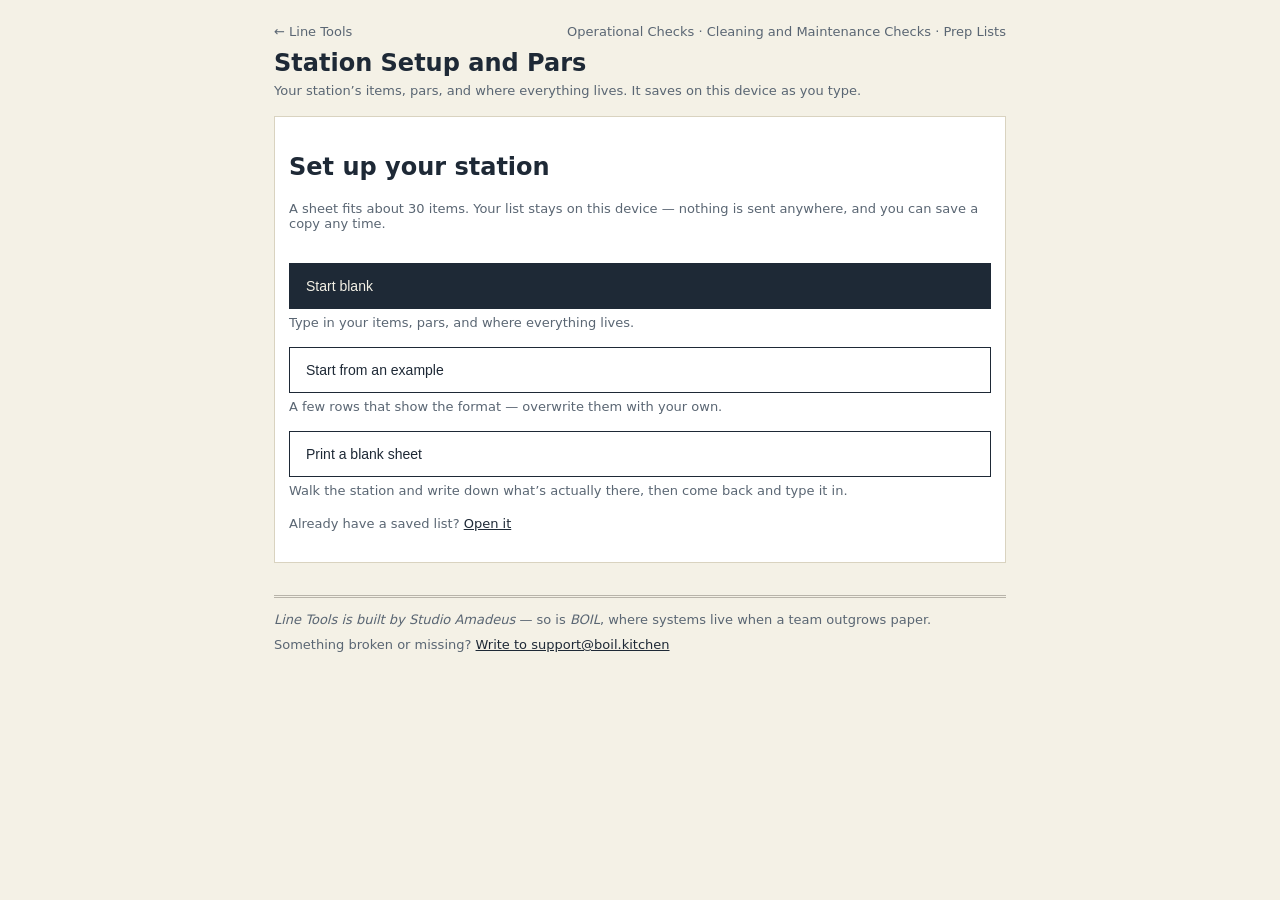
<file: pars.html>
<!DOCTYPE html>
<html lang="en">
<head>
<meta charset="utf-8">
<meta name="viewport" content="width=device-width, initial-scale=1">
<title>Pars guide generator — Line Tools</title>
<meta name="description" content="Type your station's items, pars, and where everything lives. Print shift sheets. No account — your list stays on your device.">
<!-- ==================================================================
     The pars tool (2.1 editor + 2.2 first thirty seconds): empty state
     with three paths (start blank / example / capture sheet — the
     example NEVER auto-loads, locked §5), ambient capacity + storage
     disclosure before any typing, list editor with order under the
     user's control. Groups are 2.3; the site index is Phase 3.

     Dev hook: a wrapper page may set window.PARS_BACKUP before scripts
     run — it loads that data (without saving it) and renders all sheets
     into #printArea for headless print tests. Invisible otherwise.
     ================================================================== -->
<link rel="icon" href="favicon.svg" type="image/svg+xml">
<link rel="apple-touch-icon" href="apple-touch-icon.png">
<link rel="stylesheet" href="assets/app.css">
<link rel="stylesheet" href="assets/print.css">
<style>
  /* editable row grid: handle · item · par · where · controls.
     The handle and insert control are wide-screen affordances (the
     office computer, where list maintenance lives); touch keeps the
     arrow controls — the capability works fully without the
     enhancement, same pattern as print shading. */
  .app { --cols: 1.2em minmax(0, 1.4fr) 3.6em minmax(0, 1.8fr) auto; }
  .drag-handle {
    display: flex; align-items: center; justify-content: center;
    color: var(--steel-s); cursor: grab; font-size: 13px;
    -webkit-user-select: none; user-select: none;
  }
  .row.dragging { opacity: 0.4; }
  /* drop indicators are box-shadow, not border — geometry must not
     shift under the pointer mid-drag */
  .row.drop-before { box-shadow: 0 -3px 0 0 var(--ink-s); }
  .row.drop-after  { box-shadow: 0 3px 0 0 var(--ink-s); }
  .tab.drop-left  { box-shadow: -3px 0 0 0 var(--ink-s); }
  .tab.drop-right { box-shadow: 3px 0 0 0 var(--ink-s); }
  .danger-btn { color: var(--warn); }
  @media (max-width: 560px) {
    .row {
      --cols-narrow: minmax(0, 1fr) 4.2em auto;
      --areas-narrow: "n p c" "w w c";
    }
    .row .f-name  { grid-area: n; }
    .row .f-par   { grid-area: p; }
    .row .f-where { grid-area: w; }
    .row .controls { grid-area: c; flex-direction: column; }
    .drag-handle, .ins-btn { display: none; }
  }
  /* thumb-sized reorder/delete targets */
  .controls .icon-btn { padding: 10px 12px; font-size: 16px; line-height: 1; }
  /* the grouping control is a word, not a glyph (Adam, 2.4): it is the
     discoverability hinge for the whole feature */
  .controls .grp-btn { font-size: 13px; white-space: nowrap; }

  .undo {
    position: fixed; bottom: 12px; left: 12px; right: 12px;
    max-width: 736px; margin: 0 auto;
    background: var(--ink-s); color: var(--paper);
    padding: 10px 14px;
    display: none; justify-content: space-between; align-items: center; gap: 10px;
    font-size: 14px;
  }
  .undo.show { display: flex; }
  .undo button {
    background: none; border: none; color: var(--paper);
    text-decoration: underline; font-size: 14px; cursor: pointer; padding: 6px;
  }
  .warn-note { font-size: 13px; color: var(--warn); margin-top: 10px; }
  .soft-note { font-size: 13px; color: var(--steel-s); margin-top: 10px; }

  /* app.css gives .tabs/.data-actions display:flex, which outranks the
     hidden attribute — make hidden mean hidden */
  [hidden] { display: none !important; }

  .open-line { font-size: 13px; color: var(--steel-s); margin-top: 16px; }
  .open-line label { color: var(--ink-s); text-decoration: underline; cursor: pointer; }

  /* group run headers in the editor — same family as the printed bars */
  .grp-head {
    display: flex; flex-wrap: wrap; justify-content: space-between;
    align-items: baseline; gap: 4px 10px;
    border-top: 2px solid var(--ink-s);
    margin: 16px 0 8px; padding: 6px 2px 0;
    cursor: pointer;
  }
  .grp-name {
    font-size: 12px; font-weight: 700;
    text-transform: uppercase; letter-spacing: 0.06em;
  }
  .grp-dup { font-size: 12px; color: var(--steel-s); }
  /* visible on a phone — title attributes have no hover to live in */
  .grp-actions { font-size: 12px; color: var(--steel-s); text-decoration: underline; margin-left: auto; }
  /* where a group ends and ungrouped rows begin — these print with no
     header, and the editor has to say so */
  .grp-end {
    border-top: 1px solid var(--line-soft);
    margin: 16px 0 8px; padding: 6px 2px 0;
    font-size: 11px; letter-spacing: 0.08em;
    text-transform: uppercase; color: var(--steel-s);
  }
  .grp-head.editing { cursor: default; align-items: center; }
  .grp-input { max-width: 230px; font-size: 16px; }

  /* the utensils screen (6.3): handle · utensil · qty · where · controls */
  .uheads, #utensilRows .row { --cols: 1.2em minmax(0, 1.6fr) 3.6em minmax(0, 1.4fr) auto; }
  @media (max-width: 560px) {
    #utensilRows .row {
      --cols-narrow: minmax(0, 1fr) 4.2em auto;
      --areas-narrow: "n q c" "w w c";
    }
    #utensilRows .row .f-uname  { grid-area: n; }
    #utensilRows .row .f-uqty   { grid-area: q; }
    #utensilRows .row .f-uwhere { grid-area: w; }
  }

  /* the three first-run paths */
  .path { width: 100%; text-align: left; margin-top: 14px; padding: 14px 16px; }
  .path-sub { font-size: 13px; color: var(--steel-s); margin-top: 5px; line-height: 1.45; }
</style>
</head>
<body>
<div class="app">
  <nav class="toolnav">
    <a class="backlink" href="index.html">&larr; Line Tools</a>
    <span class="toolnav-x"><a href="checklists.html">Operational Checks</a> &middot; <a href="cleaning.html">Cleaning and Maintenance Checks</a> &middot; <a href="prep.html">Prep Lists</a></span>
  </nav>
  <div class="top">
    <h1>Station Setup and Pars</h1>
    <div class="save-state" id="saveState"></div>
  </div>
  <p class="sub">Your station&rsquo;s items, pars, and where everything lives. It saves on this device as you type.</p>

  <div class="banner" id="storeWarn"></div>

  <!-- first thirty seconds, and the menu you can come back to: three
       paths, example never auto-loads. Every path ADDS — nothing here
       can touch an existing list. -->
  <div class="panel" id="emptyState" hidden>
    <button class="btn ghost" id="menuBackBtn" type="button" hidden>&larr; Back to your list</button>
    <h2>Set up your station</h2>
    <p class="sub">A sheet fits about 30 items. Your list stays on this device &mdash;
      nothing is sent anywhere, and you can save a copy any time.</p>
    <button class="btn path" id="pathBlank" type="button">Start blank</button>
    <div class="path-sub">Type in your items, pars, and where everything lives.</div>
    <button class="btn ghost path" id="pathExample" type="button">Start from an example</button>
    <div class="path-sub">A few rows that show the format &mdash; overwrite them with your own.</div>
    <button class="btn ghost path" id="pathCapture" type="button">Print a blank sheet</button>
    <div class="path-sub">Walk the station and write down what&rsquo;s actually there, then come back and type it in.</div>
    <p class="open-line">Already have a saved list? <label for="filePick">Open it</label></p>
  </div>

  <div class="tabs" id="tabs" hidden></div>

  <div class="panel" id="panel" hidden>
    <div class="panel-head">
      <h2 id="stationName" title="Rename"></h2>
      <div class="head-right">
        <span id="itemCount"></span>
        <button type="button" class="btn small" id="utensilBtn">Utensils</button>
        <button type="button" class="icon-btn" id="stLeft" aria-label="Move station left" title="Move station left">&#9668;</button>
        <button type="button" class="icon-btn" id="stRight" aria-label="Move station right" title="Move station right">&#9658;</button>
        <button type="button" class="btn small ghost danger-btn" id="stDelete">Delete station</button>
      </div>
    </div>
    <div class="col-heads"><span></span><span>Item</span><span>Par</span><span>Container &middot; where</span><span></span></div>
    <div id="rows"></div>
    <div class="actions">
      <button class="btn" id="addBtn" type="button">Add an item</button>
      <button class="btn ghost" id="clearExample" type="button" hidden>Clear the example</button>
    </div>
    <div id="capNote" hidden></div>
  </div>

  <!-- the tools that belong at this station (6.3). Its own screen and
       its own sheet, so the shift sheet keeps every one of its rows. -->
  <div class="panel" id="utensilPanel" hidden>
    <div class="panel-head">
      <h2 id="utensilName"></h2>
      <div class="head-right">
        <span id="utensilCount"></span>
        <button type="button" class="btn small ghost" id="utensilBackBtn">&larr; Back to the pars</button>
      </div>
    </div>
    <p class="sub">What lives at this station, how many, and where it goes back.
      It prints as its own sheet to post at the station.</p>
    <div class="col-heads uheads"><span></span><span>Utensil</span><span>Qty</span><span>Where</span><span></span></div>
    <div id="utensilRows"></div>
    <div class="actions">
      <button class="btn" id="addUtensilBtn" type="button">Add a utensil</button>
    </div>
  </div>

  <div class="data-actions" id="dataActions" hidden>
    <button class="btn ghost" id="printOne" type="button">Print this station</button>
    <button class="btn ghost" id="printAll" type="button">Print all stations</button>
    <button class="btn ghost" id="captureBtn" type="button">Print a blank sheet</button>
    <button class="btn ghost" id="printSetupBtn" type="button">Print the setup sheet</button>
    <button class="btn ghost" id="saveCopy" type="button">Save a copy of everything</button>
    <label class="btn ghost" for="filePick">Open a saved list&hellip;</label>
    <input class="file-input" type="file" id="filePick" accept=".json,application/json">
  </div>

  <footer class="sitefoot">
    <span class="byline"><a href="https://studioamadeus.github.io/">Line Tools is built by Studio Amadeus</a> &mdash; so is <a href="https://boil.kitchen/">BOIL</a>, where systems live when a team outgrows paper.</span>
    <span>Something broken or missing? <a href="mailto:support@boil.kitchen">Write to support@boil.kitchen</a></span>
  </footer>


</div>

<div class="undo" id="undoBar">
  <span id="undoText"></span>
  <button type="button" id="undoBtn">Put it back</button>
</div>

<div id="printArea"></div>

<script src="assets/fit.js"></script>
<script src="assets/render.js"></script>
<script src="assets/store.js"></script>
<script src="assets/edit.js"></script>
<script>
(function () {
  "use strict";

  /* The example teaches ONE thing: what goes in `where` — a container, a
     place, and sometimes a backup. Concrete, because generic phrasing
     teaches nothing; identifying nobody, because the reader might run a
     taqueria (CLAUDE.md: no station names, item sets, or where strings
     traceable to any real kitchen — revised 3.1). Pars look like real
     pars: bread runs big, wet stuff runs small. Never auto-loaded
     (locked). */
  var EXAMPLE = {
    name: "Example station",
    items: [
      { name: "Bread", par: "12", where: "Loaves · dry shelf" },
      { name: "Diced onions", par: "1", where: "1/6 pan · on line + under" },
      { name: "Shredded cheese", par: "2", where: "1/6 pan · on line + under" },
      { name: "Mixed greens", par: "1", where: "1/3 pan · on line — backup in walk-in" },
      { name: "Lemon wedges", par: "1", where: "1/9 pan · on line" }
    ]
  };

  var store = RS.makeStore(
    "pars-guides-v1",
    function () { return { stations: [] }; },
    function (p) { return !!(p && p.stations && p.stations.length !== undefined); }
  );

  var state = store.load();
  var cur = 0;
  var menuOpen = false; /* the setup menu, revisitable via + Station */
  var pendingUndo = null; /* { kind: "item"|"station", ... } */
  var undoTimer = null;

  var el = function (id) { return document.getElementById(id); };

  function setStatus(s) { el("saveState").textContent = s; }
  function persist() { store.save(state, setStatus); }

  /* ---------- storage warnings, surfaced before any typing ---------- */

  if (!RS.canStore) {
    el("storeWarn").textContent =
      "This browser can’t save — anything you type is gone when the page closes. Printing still works.";
    el("storeWarn").className = "banner show";
  } else if (store.hadBadData) {
    el("storeWarn").textContent =
      "Couldn’t read what was saved on this device, so this is a fresh start. Your old list is kept aside, not thrown away.";
    el("storeWarn").className = "banner show";
  }

  /* ---------- helpers ---------- */

  function station() { return state.stations[cur] || null; }

  function isExample(st) {
    if (!st || st.name !== EXAMPLE.name) return false;
    if (st.items.length !== EXAMPLE.items.length) return false;
    for (var i = 0; i < st.items.length; i++) {
      var a = st.items[i], b = EXAMPLE.items[i];
      if (a.name !== b.name || a.par !== b.par || a.where !== b.where || (a.group || "") !== "") {
        return false;
      }
    }
    return true;
  }

  /* ---------- rendering ---------- */

  /* The utensils editor (6.3): the same mutation machinery, pointed at
     the station's second list. Order is protected there exactly as it
     is for items — everything still goes through edit.js. */
  var UED = RSListEdit({
    listKey: "utensils",
    blankItem: function () {
      return { id: RS.uid(), name: "", qty: "", where: "" };
    },
    editable: { name: true, qty: true, where: true },
    defaultName: "Station"
  });
  var utensilsOpen = false;

  /* absent-means-empty: every list saved before 6.3 still opens */
  function utensilsOf(st) {
    if (st && !st.utensils) { st.utensils = []; }
    return st ? st.utensils : [];
  }

  function render() {
    var empty = !state.stations.length;
    var menu = empty || menuOpen;
    el("emptyState").hidden = !menu;
    el("menuBackBtn").hidden = empty; /* nothing to go back to yet */
    el("tabs").hidden = menu;
    el("panel").hidden = menu || utensilsOpen;
    el("utensilPanel").hidden = menu || !utensilsOpen;
    el("dataActions").hidden = menu;
    if (menu) return;
    if (cur >= state.stations.length) cur = state.stations.length - 1;
    renderTabs();
    if (utensilsOpen) { renderUtensils(); } else { renderRows(); }
  }

  /* ---------- utensils ---------- */

  el("utensilBtn").onclick = function () { utensilsOpen = true; render(); };
  el("utensilBackBtn").onclick = function () { utensilsOpen = false; render(); };

  function utensilRowHtml(u) {
    return '<div class="row" data-id="' + RS.esc(u.id) + '">' +
      '<span class="drag-handle" draggable="true" title="Drag to reorder">&#10303;</span>' +
      '<input class="field f-uname" value="' + RS.esc(u.name) + '" placeholder="Tongs" maxlength="24">' +
      '<input class="field f-uqty" value="' + RS.esc(u.qty) + '" placeholder="2" maxlength="4">' +
      '<input class="field f-uwhere" value="' + RS.esc(u.where) + '" placeholder="rail" maxlength="28">' +
      '<div class="controls">' +
        '<button type="button" class="icon-btn" data-act="up" aria-label="Move up">&#8593;</button>' +
        '<button type="button" class="icon-btn" data-act="down" aria-label="Move down">&#8595;</button>' +
        '<button type="button" class="icon-btn danger" data-act="del" aria-label="Delete">&#10005;</button>' +
      '</div></div>';
  }

  var UFIELDS = { "f-uname": "name", "f-uqty": "qty", "f-uwhere": "where" };

  function bindUtensilRow(row) {
    var id = row.getAttribute("data-id");
    var st = function () { return station(); };

    var handle = row.getElementsByClassName("drag-handle")[0];
    if (handle) {
      handle.ondragstart = function (e) {
        dragId = id;
        e.dataTransfer.setData("text/plain", id);
        e.dataTransfer.effectAllowed = "move";
        row.className = "row dragging";
      };
      handle.ondragend = function () { dragId = null; renderUtensils(); };
    }
    row.ondragover = function (e) {
      if (!dragId || dragId === id) return;
      e.preventDefault();
      e.dataTransfer.dropEffect = "move";
      var r = row.getBoundingClientRect();
      row.className = "row " +
        (e.clientY < r.top + r.height / 2 ? "drop-before" : "drop-after");
    };
    row.ondragleave = function () {
      if (row.className.indexOf("drop-") >= 0) row.className = "row";
    };
    row.ondrop = function (e) {
      if (!dragId || dragId === id) return;
      e.preventDefault();
      var r = row.getBoundingClientRect();
      var before = e.clientY < r.top + r.height / 2;
      var list = utensilsOf(st()), from = -1, to = -1, k;
      for (k = 0; k < list.length; k++) {
        if (list[k].id === dragId) from = k;
        if (list[k].id === id) to = k;
      }
      var moved = dragId;
      dragId = null;
      if (from < 0 || to < 0) { renderUtensils(); return; }
      var target = before ? to : to + 1;
      if (from < target) target--;
      if (UED.moveItemTo(st(), moved, target)) persist();
      renderUtensils();
    };

    var cls, input;
    for (cls in UFIELDS) {
      input = row.getElementsByClassName(cls)[0];
      (function (input, field) {
        input.oninput = function () {
          UED.updateItem(st(), id, field, input.value);
          persist();
          refreshUtensilMeta();
        };
      })(input, UFIELDS[cls]);
    }

    var btns = row.getElementsByClassName("icon-btn"), i;
    for (i = 0; i < btns.length; i++) {
      (function (btn) {
        btn.onclick = function () {
          var act = btn.getAttribute("data-act");
          if (act === "up" || act === "down") {
            if (UED.moveItem(st(), id, act === "up" ? -1 : 1)) {
              persist(); renderUtensils();
            }
          } else if (act === "del") {
            var removed = UED.removeItem(st(), id);
            if (!removed) return;
            persist(); renderUtensils();
            if (!removed.item.name) return;
            pendingUndo = { kind: "utensil", station: st(), removed: removed };
            showUndo("Deleted “" + removed.item.name + "”");
          }
        };
      })(btns[i]);
    }
  }

  function renderUtensils() {
    var st = station();
    var list = utensilsOf(st);
    var h = "", i;
    for (i = 0; i < list.length; i++) { h += utensilRowHtml(list[i]); }
    el("utensilRows").innerHTML = h;
    var rows = el("utensilRows").getElementsByClassName("row");
    for (i = 0; i < rows.length; i++) bindUtensilRow(rows[i]);
    refreshUtensilMeta();
  }

  function refreshUtensilMeta() {
    var st = station();
    el("utensilName").textContent = st ? (st.name || "Unnamed station") : "";
    var list = utensilsOf(st), n = 0, i;
    for (i = 0; i < list.length; i++) if (list[i].name) n++;
    el("utensilCount").textContent = n + (n === 1 ? " utensil" : " utensils");
    alignHeads();
  }

  el("addUtensilBtn").onclick = function () {
    if (!station()) return;
    UED.addItem(station());
    persist(); renderUtensils();
    var rows = el("utensilRows").getElementsByClassName("row");
    if (rows.length) rows[rows.length - 1].getElementsByClassName("f-uname")[0].focus();
  };

  var dragStIdx = -1; /* station tab being dragged, if any */

  function renderTabs() {
    var h = "", i, s;
    for (i = 0; i < state.stations.length; i++) {
      s = state.stations[i];
      h += '<button type="button" class="tab' + (i === cur ? " on" : "") +
        '" draggable="true" data-i="' + i + '">' +
        RS.esc(s.name || "Unnamed station") + "</button>";
    }
    h += '<button type="button" class="tab add" id="addStation">+ Station</button>';
    el("tabs").innerHTML = h;
    var btns = el("tabs").getElementsByTagName("button"), j;
    for (j = 0; j < btns.length; j++) {
      (function (b) {
        b.onclick = function () {
          if (b.id === "addStation") {
            /* + Station opens the setup menu — blank, example, or a
               blank sheet — instead of silently creating a station */
            menuOpen = true;
            render();
          } else {
            cur = Number(b.getAttribute("data-i")); render();
          }
        };
        if (b.id === "addStation") return;

        /* drag a tab to reorder stations — the placement is visible,
           which the arrows' swap wasn't (4.1 finding). Drop position
           measured horizontally via getBoundingClientRect. */
        b.ondragstart = function (e) {
          dragStIdx = Number(b.getAttribute("data-i"));
          e.dataTransfer.setData("text/plain", String(dragStIdx));
          e.dataTransfer.effectAllowed = "move";
        };
        b.ondragend = function () { dragStIdx = -1; renderTabs(); };
        b.ondragover = function (e) {
          var idx = Number(b.getAttribute("data-i"));
          if (dragStIdx < 0 || dragStIdx === idx) return;
          e.preventDefault();
          e.dataTransfer.dropEffect = "move";
          var r = b.getBoundingClientRect();
          b.className = b.className.replace(/ drop-(left|right)/g, "") +
            (e.clientX < r.left + r.width / 2 ? " drop-left" : " drop-right");
        };
        b.ondragleave = function () {
          b.className = b.className.replace(/ drop-(left|right)/g, "");
        };
        b.ondrop = function (e) {
          var idx = Number(b.getAttribute("data-i"));
          if (dragStIdx < 0 || dragStIdx === idx) return;
          e.preventDefault();
          var r = b.getBoundingClientRect();
          var before = e.clientX < r.left + r.width / 2;
          var target = before ? idx : idx + 1;
          if (dragStIdx < target) target--;
          var focused = state.stations[cur];
          if (RSEdit.moveStationTo(state, dragStIdx, target)) {
            cur = state.stations.indexOf(focused);
            persist();
          }
          dragStIdx = -1;
          renderTabs();
        };
      })(btns[j]);
    }
  }

  function rowHtml(it) {
    return '<div class="row" data-id="' + RS.esc(it.id) + '">' +
      '<span class="drag-handle" draggable="true" title="Drag to reorder">&#10303;</span>' +
      '<input class="field f-name" value="' + RS.esc(it.name) + '" placeholder="Item">' +
      '<input class="field f-par" value="' + RS.esc(it.par) + '" placeholder="Par" inputmode="numeric">' +
      '<input class="field f-where" value="' + RS.esc(it.where) + '" placeholder="1/6 pan &middot; on line">' +
      '<div class="controls">' +
        '<button type="button" class="icon-btn" data-act="up" aria-label="Move up">&#8593;</button>' +
        '<button type="button" class="icon-btn" data-act="down" aria-label="Move down">&#8595;</button>' +
        '<button type="button" class="icon-btn grp-btn" data-act="grp">+ Group</button>' +
        '<button type="button" class="icon-btn ins-btn" data-act="ins" aria-label="Add an item below" title="Add an item below">+</button>' +
        '<button type="button" class="icon-btn danger" data-act="del" aria-label="Delete">&#10005;</button>' +
      '</div></div>';
  }

  var dragId = null; /* item being dragged, if any */

  function bindRow(row) {
    var id = row.getAttribute("data-id");

    /* drag to reorder — the same operation as the arrows with a longer
       reach; desktop-first, arrows unchanged for touch. Drop position
       comes from getBoundingClientRect, not guesswork. */
    var handle = row.getElementsByClassName("drag-handle")[0];
    if (handle) {
      handle.ondragstart = function (e) {
        dragId = id;
        e.dataTransfer.setData("text/plain", id);
        e.dataTransfer.effectAllowed = "move";
        row.className = "row dragging";
      };
      handle.ondragend = function () { dragId = null; renderRows(); };
    }
    row.ondragover = function (e) {
      if (!dragId || dragId === id) return;
      e.preventDefault();
      e.dataTransfer.dropEffect = "move";
      var r = row.getBoundingClientRect();
      row.className = "row " +
        (e.clientY < r.top + r.height / 2 ? "drop-before" : "drop-after");
    };
    row.ondragleave = function () {
      if (row.className.indexOf("drop-") >= 0) row.className = "row";
    };
    row.ondrop = function (e) {
      if (!dragId || dragId === id) return;
      e.preventDefault();
      var r = row.getBoundingClientRect();
      var before = e.clientY < r.top + r.height / 2;
      var st = station(), from = -1, to = -1, k;
      for (k = 0; k < st.items.length; k++) {
        if (st.items[k].id === dragId) from = k;
        if (st.items[k].id === id) to = k;
      }
      var moved = dragId;
      dragId = null;
      if (from < 0 || to < 0) { renderRows(); return; }
      var target = before ? to : to + 1;
      if (from < target) target--;
      if (RSEdit.moveItemTo(st, moved, target)) persist();
      renderRows();
    };

    var inputs = { name: "f-name", par: "f-par", where: "f-where" }, f;
    for (f in inputs) {
      (function (field) {
        var input = row.getElementsByClassName(inputs[field])[0];
        input.oninput = function () {
          RSEdit.updateItem(station(), id, field, input.value);
          persist();
          refreshMeta();
        };
      })(f);
    }
    var btns = row.getElementsByClassName("icon-btn"), i;
    for (i = 0; i < btns.length; i++) {
      (function (btn) {
        btn.onclick = function () {
          var act = btn.getAttribute("data-act");
          if (act === "up" || act === "down") {
            if (RSEdit.moveItem(station(), id, act === "up" ? -1 : 1)) {
              persist(); renderRows();
            }
          } else if (act === "grp") {
            groupFromRow(row, id);
          } else if (act === "ins") {
            var added = RSEdit.insertItemAfter(station(), id);
            if (added) {
              persist(); renderRows();
              var nr = el("rows").querySelector('[data-id="' + added.id + '"]');
              if (nr) nr.getElementsByClassName("f-name")[0].focus();
            }
          } else if (act === "del") { del(id); }
        };
      })(btns[i]);
    }
  }

  /* The headings and the rows are separate grids sharing --cols, so
     the auto and fr tracks resolve against different content and the
     headings drift off the fields (Adam, 6.2 fix — the same lesson as
     every geometry bug in this project: measure, never eyeball). Copy
     the first row's USED track sizes onto the headings — exact on any
     device, self-healing on resize. */
  function alignHeads() {
    /* both screens: each heading row copies its own rows' used tracks */
    var pairs = [["col-heads", "rows"], ["uheads", "utensilRows"]];
    for (var p = 0; p < pairs.length; p++) {
      var heads = document.getElementsByClassName(pairs[p][0])[0];
      var box = el(pairs[p][1]);
      if (!heads || !box) { continue; }
      var row = box.getElementsByClassName("row")[0];
      heads.style.gridTemplateColumns =
        row ? getComputedStyle(row).gridTemplateColumns : "";
    }
  }
  window.addEventListener("resize", alignHeads);

  function renderRows() {
    var st = station();
    var h = "", i, it, g, prev = null;
    if (!st) { el("rows").innerHTML = ""; refreshMeta(); return; }

    /* run headers render where the sheet will print them; a name heading
       more than one run is stated as a fact beside each of its headers —
       two areas may genuinely share a name, so nothing is auto-fixed.
       Matching is case/space-insensitive (folded): "Low boy" and
       "low boy" display identically in uppercase, and that invisible
       difference cost a (cont.) on paper in the 2.4 smoke test. */
    var dups = {}, dupList = RSEdit.splitRunNames(st), runs = RSEdit.runsOf(st), d;
    for (d = 0; d < dupList.length; d++) {
      var places = 0;
      for (i = 0; i < runs.length; i++) {
        if (RSEdit.foldGroup(runs[i].name) === dupList[d]) places++;
      }
      dups[dupList[d]] = places;
    }

    for (i = 0; i < st.items.length; i++) {
      it = st.items[i];
      g = it.group || "";
      /* A group's END must be visible (2.4 phone finding): items added
         after grouping are appended ungrouped, and without a boundary
         they sit under the last header looking like members of it —
         then print without a header or (cont.) and read as a broken
         split. The sheet was honest; the editor wasn't. */
      if (!g && prev) {
        h += '<div class="grp-end">No group</div>';
      }
      if (g && g !== prev) {
        h += '<div class="grp-head" data-first="' + RS.esc(it.id) +
          '" data-name="' + RS.esc(g) + '">' +
          '<span class="grp-name">' + RS.esc(g) + '</span>' +
          (dups[RSEdit.foldGroup(g)]
            ? '<span class="grp-dup">&ldquo;' + RS.esc(g) + '&rdquo; prints in ' +
              dups[RSEdit.foldGroup(g)] + ' places</span>'
            : '') +
          '<span class="grp-actions">Rename &middot; ungroup</span>' +
          '</div>';
      }
      prev = g;
      h += rowHtml(it);
    }
    el("rows").innerHTML = h;
    var rows = el("rows").getElementsByClassName("row");
    for (i = 0; i < rows.length; i++) bindRow(rows[i]);
    var heads = el("rows").getElementsByClassName("grp-head"), j;
    for (j = 0; j < heads.length; j++) {
      (function (head) {
        head.onclick = function () {
          openGroupEdit(head, head.getAttribute("data-first"),
            head.getAttribute("data-name"));
        };
      })(heads[j]);
    }
    refreshMeta();
  }

  /* ---------- group editing (2.3) ---------- */
  /* One gesture: naming an item's run flows forward through everything
     sharing its current group (RSEdit.setRunGroup). Nothing reorders. */

  function openGroupEdit(anchor, firstId, existing) {
    var wrap = document.createElement("div");
    wrap.className = "grp-head editing";
    wrap.innerHTML =
      '<input class="field grp-input" placeholder="Group name" value="' + RS.esc(existing) + '">' +
      (existing
        ? '<button type="button" class="btn small ghost grp-ungroup">Ungroup</button>'
        : '');
    anchor.parentNode.replaceChild(wrap, anchor);
    var input = wrap.getElementsByClassName("grp-input")[0];
    input.focus();
    if (existing) input.select();

    function commit(val) {
      if (val !== null) {
        var v = val.trim();
        if (v) { RSEdit.setRunGroup(station(), firstId, v); persist(); }
        else if (existing) { RSEdit.setRunGroup(station(), firstId, ""); persist(); }
      }
      renderRows();
    }
    input.onblur = function () { commit(input.value); };
    input.onkeydown = function (e) {
      if (e.key === "Enter") { input.onblur = null; commit(input.value); }
      if (e.key === "Escape") { input.onblur = null; commit(null); }
    };
    var un = wrap.getElementsByClassName("grp-ungroup")[0];
    if (un) {
      un.onmousedown = function (e) { e.preventDefault(); }; /* keep input's blur out of the race */
      un.onclick = function () {
        input.onblur = null;
        RSEdit.setRunGroup(station(), firstId, "");
        persist();
        renderRows();
      };
    }
  }

  /* ¶ on a row: if the item heads a named run, edit that run's header;
     otherwise start a new group here. */
  function groupFromRow(row, id) {
    var st = station(), i, idx = -1;
    for (i = 0; i < st.items.length; i++) if (st.items[i].id === id) { idx = i; break; }
    if (idx < 0) return;
    var g = st.items[idx].group || "";
    var startsRun = g && (idx === 0 || (st.items[idx - 1].group || "") !== g);
    if (startsRun) {
      openGroupEdit(row.previousElementSibling, id, g);
    } else {
      var placeholder = document.createElement("div");
      row.parentNode.insertBefore(placeholder, row);
      openGroupEdit(placeholder, id, "");
    }
  }

  function refreshMeta() {
    alignHeads();
    var st = station();
    /* fallback is only reachable via imported files with blank names —
       never positional, which lied under reordering (4.1) */
    el("stationName").textContent = st ? (st.name || "Unnamed station") : "";
    el("clearExample").hidden = !isExample(st);
    var n = 0, i;
    if (st) for (i = 0; i < st.items.length; i++) if (st.items[i].name) n++;
    el("itemCount").textContent = st ? n + (n === 1 ? " item" : " items") : "";

    /* Capacity is ambient: a count, then a nudge past 30 rows, then the
       hard warning — all while typing, never first at the print dialog. */
    var note = el("capNote");
    if (st && n) {
      var sheet = RSRender.shiftSheet(st);
      if (sheet && sheet.clipped) {
        note.textContent = "Too long for one page — items past the bottom will be cut off when printed. Split the station.";
        note.className = "warn-note";
        note.hidden = false;
        return;
      }
      if (sheet && sheet.rows.length > 30) {
        note.textContent = "Getting long — past 30 rows the print shrinks to keep one page.";
        note.className = "soft-note";
        note.hidden = false;
        return;
      }
    }
    note.hidden = true;
  }

  /* ---------- station rename (tap the name) ---------- */

  function startRename() {
    var st = station();
    if (!st) return;
    var h2 = el("stationName");
    var input = document.createElement("input");
    input.className = "field rename-field";
    input.value = st.name;
    input.placeholder = "Station name";
    h2.textContent = "";
    h2.appendChild(input);
    input.focus();
    input.select(); /* a default name should be one keystroke to replace */
    function done(commit) {
      if (commit && input.value.trim() !== st.name) {
        RSEdit.renameStation(st, input.value.trim());
        persist();
      }
      renderTabs(); refreshMeta();
    }
    input.onblur = function () { done(true); };
    input.onkeydown = function (e) {
      if (e.key === "Enter") { input.onblur = null; done(true); }
      if (e.key === "Escape") { input.onblur = null; done(false); }
    };
  }
  el("stationName").onclick = function (e) {
    if (e.target.tagName !== "INPUT") startRename();
  };

  /* ---------- undo (items and the example station) ---------- */

  function showUndo(text) {
    el("undoText").textContent = text;
    el("undoBar").className = "undo show";
    if (undoTimer) clearTimeout(undoTimer);
    undoTimer = setTimeout(hideUndo, 8000);
  }

  function hideUndo() {
    el("undoBar").className = "undo";
    pendingUndo = null;
  }

  el("undoBtn").onclick = function () {
    if (!pendingUndo) return;
    if (pendingUndo.kind === "item") {
      RSEdit.restoreItem(pendingUndo.station, pendingUndo.removed);
    } else if (pendingUndo.kind === "utensil") {
      UED.restoreItem(pendingUndo.station, pendingUndo.removed);
    } else if (pendingUndo.kind === "station") {
      RSEdit.restoreStation(state, pendingUndo.removed);
      cur = pendingUndo.removed.index;
    }
    persist();
    hideUndo();
    render();
  };

  function del(id) {
    var st = station();
    var removed = RSEdit.removeItem(st, id);
    if (!removed) return;
    persist(); renderRows();
    var it = removed.item;
    if (!it.name && !it.par && !it.where) return; /* empty row, nothing to mourn */
    pendingUndo = { kind: "item", station: st, removed: removed };
    showUndo("Deleted “" + (it.name || "item") + "”");
  }

  /* ---------- first-run paths ---------- */

  el("menuBackBtn").onclick = function () {
    menuOpen = false;
    render();
  };

  /* ---------- station management (4.1) ---------- */

  /* after an arrow move, bring the moved tab into view — on a phone the
     tab row scrolls, and a swap that happens off-screen reads as nothing */
  function showMovedTab() {
    var t = el("tabs").children[cur];
    if (t && t.scrollIntoView) t.scrollIntoView({ block: "nearest", inline: "nearest" });
  }
  el("stLeft").onclick = function () {
    if (RSEdit.moveStation(state, cur, -1)) { cur--; persist(); renderTabs(); showMovedTab(); }
  };
  el("stRight").onclick = function () {
    if (RSEdit.moveStation(state, cur, 1)) { cur++; persist(); renderTabs(); showMovedTab(); }
  };
  el("stDelete").onclick = function () {
    var st = station();
    if (!st) return;
    var removed = RSEdit.removeStation(state, cur);
    if (!removed) return;
    pendingUndo = { kind: "station", removed: removed };
    if (cur >= state.stations.length) cur = Math.max(0, state.stations.length - 1);
    persist(); render();
    showUndo("Deleted “" + (removed.station.name || "station") + "”");
  };

  el("pathBlank").onclick = function () {
    RSEdit.createStation(state, "");
    cur = state.stations.length - 1;
    menuOpen = false;
    persist(); render(); startRename();
  };

  el("pathExample").onclick = function () {
    var st = RSEdit.createStation(state, EXAMPLE.name);
    st.items = [];
    for (var i = 0; i < EXAMPLE.items.length; i++) {
      var ex = EXAMPLE.items[i];
      st.items.push({ id: RS.uid(), name: ex.name, par: ex.par, where: ex.where, group: "" });
    }
    st.updatedAt = null; /* nothing edited yet — no pars version */
    cur = state.stations.length - 1;
    menuOpen = false;
    persist(); render();
  };

  el("pathCapture").onclick = function () { printSheets([RSRender.captureSheet()]); };

  /* Clearing the example is its own action and can never touch real
     work: the button exists only while the station still matches the
     example exactly — one keystroke makes it yours and the button goes. */
  el("clearExample").onclick = function () {
    if (!isExample(station())) return;
    var removed = RSEdit.removeStation(state, cur);
    if (!removed) return;
    pendingUndo = { kind: "station", removed: removed };
    persist(); render();
    showUndo("Cleared the example");
  };

  /* ---------- add item ---------- */

  el("addBtn").onclick = function () {
    if (!station()) return;
    RSEdit.addItem(station());
    persist(); renderRows();
    var rows = el("rows").getElementsByClassName("row");
    if (rows.length) rows[rows.length - 1].getElementsByClassName("f-name")[0].focus();
  };

  /* ---------- print ---------- */

  function printSheets(list) {
    store.flush(); /* the dialog may background the page */
    var h = "", i;
    for (i = 0; i < list.length; i++) if (list[i]) h += list[i].html;
    el("printArea").innerHTML = h;
    window.print();
  }

  el("printOne").onclick = function () {
    if (station()) printSheets([RSRender.shiftSheet(station())]);
  };
  el("printAll").onclick = function () {
    var all = [], i;
    for (i = 0; i < state.stations.length; i++) all.push(RSRender.shiftSheet(state.stations[i]));
    printSheets(all);
  };
  el("captureBtn").onclick = function () { printSheets([RSRender.captureSheet()]); };
  /* the station's tools, on their own posted sheet (6.3). With none
     entered yet, the blank capture sheet is the honest answer — walk
     the station and write them down. */
  el("printSetupBtn").onclick = function () {
    var st = station();
    if (!st) return;
    var sheet = RSRender.setupSheet(st);
    printSheets([sheet || RSRender.blankSetupSheet()]);
  };

  /* ---------- save a copy / open a saved list ---------- */

  el("saveCopy").onclick = function () {
    if (!state.stations.length) return;
    store.flush();
    /* one file for all four tools (6.4) — the live state is
       handed over so this tool's copy is current even before
       the debounce flushes */
    RS.exportEverything("pars-guides-v1", state);
    setStatus("Everything saved to your downloads");
    setTimeout(function () { setStatus(""); }, 3000);
  };

  el("filePick").onchange = function (e) {
    var f = e.target.files && e.target.files[0];
    if (!f) return;
    RS.readBackup(f,
      function (p) { return RS.isEverything(p) ||
        !!(p && p.stations && p.stations.length !== undefined); },
      function (parsed) {
        /* a whole-site file restores every tool at once; an older
           single-tool file still opens exactly as it always did */
        if (RS.isEverything(parsed)) {
          if (!window.confirm("Replace everything on this device — all your lists in all four tools — with what’s in that file?")) {
            return;
          }
          var n = RS.restoreEverything(parsed);
          state = store.load();
          cur = 0;
          menuOpen = false;
          utensilsOpen = false;
          hideUndo();
          render();
          setStatus("Restored " + n + (n === 1 ? " tool" : " tools"));
          setTimeout(function () { setStatus(""); }, 4000);
          return;
        }
        var hasWork = false, i, j, st;
        for (i = 0; i < state.stations.length; i++) {
          st = state.stations[i];
          for (j = 0; j < st.items.length; j++) if (st.items[j].name) hasWork = true;
        }
        if (hasWork &&
            !window.confirm("Replace what’s on this device with the list from that file?")) {
          return;
        }
        state = { stations: parsed.stations };
        cur = 0;
        menuOpen = false;
        hideUndo();
        persist();
        render();
      },
      function (msg) {
        el("storeWarn").textContent = msg +
          " Open the .json file the tool saved — it’s named like “pars-backup”.";
        el("storeWarn").className = "banner show";
      });
    e.target.value = "";
  };

  /* ---------- boot ---------- */

  if (window.PARS_BACKUP) {
    /* dev hook: load without saving, render every sheet for print tests */
    state = { stations: window.PARS_BACKUP.stations };
    render();
    var h = "", i, s;
    for (i = 0; i < state.stations.length; i++) {
      s = RSRender.shiftSheet(state.stations[i]);
      if (s) h += s.html;
    }
    el("printArea").innerHTML = h;
  } else {
    render();
  }
})();
</script>
</body>
</html>
</file>
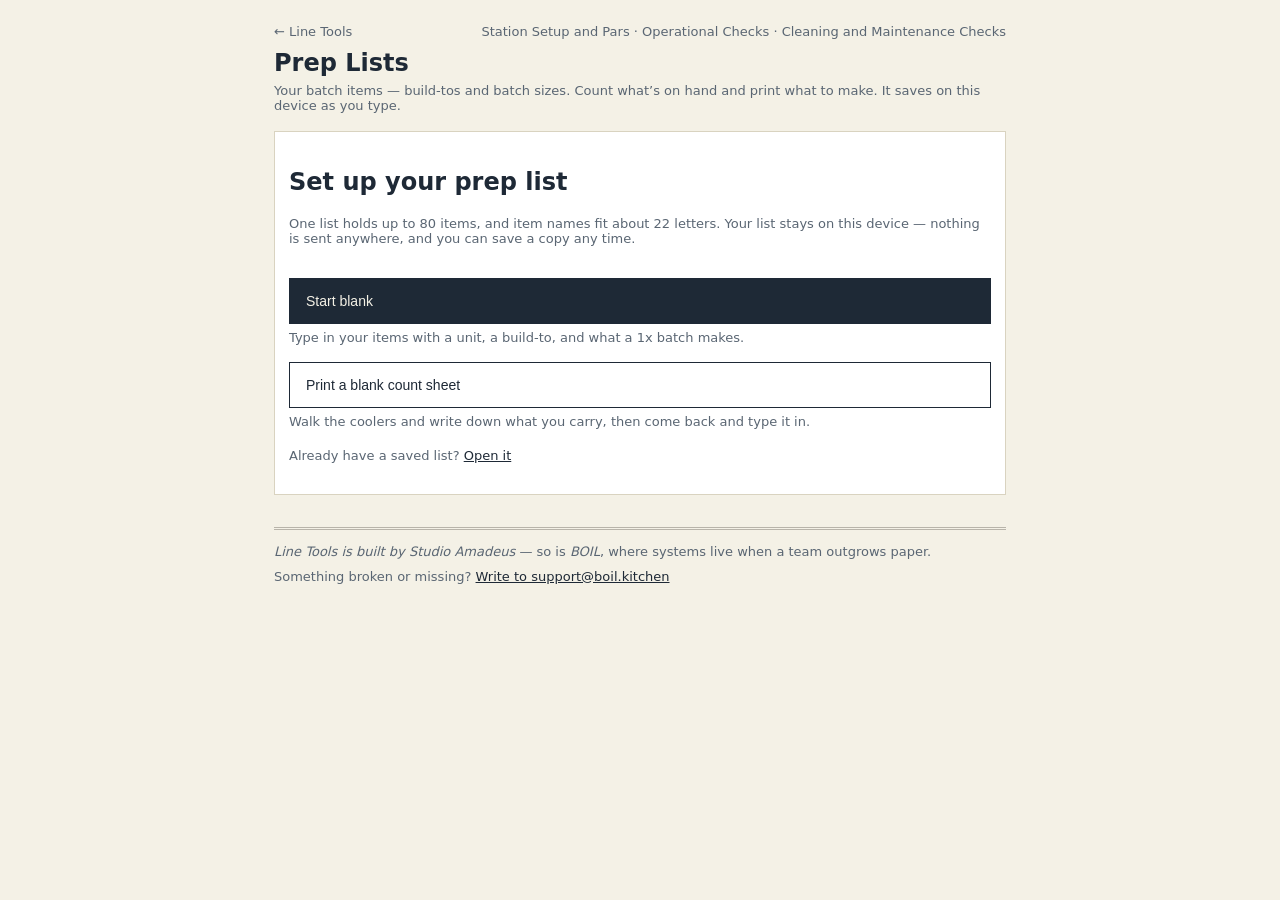
<file: prep.html>
<!DOCTYPE html>
<html lang="en">
<head>
<meta charset="utf-8">
<meta name="viewport" content="width=device-width, initial-scale=1">
<title>Restaurant prep list — Line Tools</title>
<meta name="description" content="Type your batch items with build-tos and batch sizes, count what's on hand, and print what to make — as a multiplier of the batch recipe. No account — your list stays on your device.">
<!-- ==================================================================
     The prep tool (6.2, SPEC §9): batch-made items, counted daily.
     ONE list per kitchen — the first tool with no tabs. Two screens:
     the list editor (name · unit · build-to · 1x) and the daily count
     entry (keyboard-first, blank means zero). The only math is
     RSRender.prepMake: shortfall ÷ batch size to the nearest quarter.
     Counts are EPHEMERAL — today's draft only, overwritten next time,
     never accumulated (a count history is an audit trail, and that is
     BOIL — §10). 80 items is the max; the editor holds that line at
     the door, and item names cap at 22 letters so nothing on a sheet
     ever wraps (6.1 round four).

     File name is the builder's placeholder — naming is Adam's.
     Dev hook: window.PREP_BACKUP, same shape as the others, plus an
     optional counts map keyed by item id.
     ================================================================== -->
<link rel="icon" href="favicon.svg" type="image/svg+xml">
<link rel="apple-touch-icon" href="apple-touch-icon.png">
<link rel="stylesheet" href="assets/app.css">
<link rel="stylesheet" href="assets/print.css">
<style>
  /* editable row grid: handle · item · unit · build-to · 1x · controls */
  .app { --cols: 1.2em minmax(0, 1.5fr) 3.2em 4em 4em auto; }
  .drag-handle {
    display: flex; align-items: center; justify-content: center;
    color: var(--steel-s); cursor: grab; font-size: 13px;
    -webkit-user-select: none; user-select: none;
  }
  .row.dragging { opacity: 0.4; }
  .row.drop-before { box-shadow: 0 -3px 0 0 var(--ink-s); }
  .row.drop-after  { box-shadow: 0 3px 0 0 var(--ink-s); }
  .danger-btn { color: var(--warn); }
  .controls .icon-btn { padding: 10px 12px; font-size: 16px; line-height: 1; }
  .controls .grp-btn { font-size: 13px; white-space: nowrap; }
  @media (max-width: 560px) {
    .row {
      --cols-narrow: 1fr 1fr 1fr auto;
      --areas-narrow: "n n n c" "u b s c";
    }
    .row .f-name { grid-area: n; }
    .row .f-unit { grid-area: u; }
    .row .f-bto  { grid-area: b; }
    .row .f-bs   { grid-area: s; }
    .row .controls { grid-area: c; flex-direction: column; }
    .drag-handle, .ins-btn { display: none; }
  }

  .undo {
    position: fixed; bottom: 12px; left: 12px; right: 12px;
    max-width: 736px; margin: 0 auto;
    background: var(--ink-s); color: var(--paper);
    padding: 10px 14px;
    display: none; justify-content: space-between; align-items: center; gap: 10px;
    font-size: 14px;
  }
  .undo.show { display: flex; }
  .undo button {
    background: none; border: none; color: var(--paper);
    text-decoration: underline; font-size: 14px; cursor: pointer; padding: 6px;
  }
  .warn-note { font-size: 13px; color: var(--warn); margin-top: 10px; }
  .soft-note { font-size: 13px; color: var(--steel-s); margin-top: 10px; }
  [hidden] { display: none !important; }

  .open-line { font-size: 13px; color: var(--steel-s); margin-top: 16px; }
  .open-line label { color: var(--ink-s); text-decoration: underline; cursor: pointer; }

  .grp-head {
    display: flex; flex-wrap: wrap; justify-content: space-between;
    align-items: baseline; gap: 4px 10px;
    border-top: 2px solid var(--ink-s);
    margin: 16px 0 8px; padding: 6px 2px 0;
    cursor: pointer;
  }
  .grp-name {
    font-size: 12px; font-weight: 700;
    text-transform: uppercase; letter-spacing: 0.06em;
  }
  .grp-dup { font-size: 12px; color: var(--steel-s); }
  .grp-actions { font-size: 12px; color: var(--steel-s); text-decoration: underline; margin-left: auto; }
  .grp-end {
    border-top: 1px solid var(--line-soft);
    margin: 16px 0 8px; padding: 6px 2px 0;
    font-size: 11px; letter-spacing: 0.08em;
    text-transform: uppercase; color: var(--steel-s);
  }
  .grp-head.editing { cursor: default; align-items: center; }
  .grp-input { max-width: 230px; font-size: 16px; }

  .path { width: 100%; text-align: left; margin-top: 14px; padding: 14px 16px; }
  .path-sub { font-size: 13px; color: var(--steel-s); margin-top: 5px; line-height: 1.45; }

  /* the daily count screen — the governing constraint is speed (§9):
     tab flows down the page, Enter jumps to the next count, blank
     means zero, groups are section breaks not stops */
  .cgrp {
    border-top: 2px solid var(--ink-s);
    margin: 16px 0 8px; padding: 6px 2px 0;
    font-size: 12px; font-weight: 700;
    text-transform: uppercase; letter-spacing: 0.06em;
  }
  .crow {
    display: grid;
    grid-template-columns: minmax(0, 1.2fr) minmax(0, 1fr) 5em;
    gap: 6px 10px; align-items: center; margin-bottom: 6px;
  }
  .crow .cname { font-weight: 600; font-size: 15px; }
  .crow .cref { font-size: 12px; color: var(--steel-s); }
  .crow .cnt { text-align: right; padding: 8px 10px; }
  @media (max-width: 560px) {
    .crow { grid-template-columns: minmax(0, 1fr) 5em; }
    .crow .cref { display: none; }
  }

  .lg-opt { font-size: 13px; color: var(--steel-s); display: inline-flex; align-items: center; gap: 6px; padding: 12px 4px; }
</style>
</head>
<body>
<div class="app">
  <nav class="toolnav">
    <a class="backlink" href="index.html">&larr; Line Tools</a>
    <span class="toolnav-x"><a href="pars.html">Station Setup and Pars</a> &middot; <a href="checklists.html">Operational Checks</a> &middot; <a href="cleaning.html">Cleaning and Maintenance Checks</a></span>
  </nav>
  <div class="top">
    <h1>Prep Lists</h1>
    <div class="save-state" id="saveState"></div>
  </div>
  <p class="sub">Your batch items &mdash; build-tos and batch sizes. Count what&rsquo;s on
    hand and print what to make. It saves on this device as you type.</p>

  <div class="banner" id="storeWarn"></div>

  <div class="panel" id="emptyState" hidden>
    <h2>Set up your prep list</h2>
    <p class="sub">One list holds up to 80 items, and item names fit about 22 letters.
      Your list stays on this device &mdash; nothing is sent anywhere, and you can
      save a copy any time.</p>
    <button class="btn path" id="pathBlank" type="button">Start blank</button>
    <div class="path-sub">Type in your items with a unit, a build-to, and what a 1x batch makes.</div>
    <button class="btn ghost path" id="pathCapture" type="button">Print a blank count sheet</button>
    <div class="path-sub">Walk the coolers and write down what you carry, then come back and type it in.</div>
    <p class="open-line">Already have a saved list? <label for="filePick">Open it</label></p>
  </div>

  <div class="panel" id="editPanel" hidden>
    <div class="panel-head">
      <h2 id="listName" title="Rename"></h2>
      <div class="head-right">
        <span id="itemCount"></span>
        <button type="button" class="btn small" id="countBtn">Today&rsquo;s counts</button>
      </div>
    </div>
    <div class="col-heads"><span></span><span>Item</span><span>Unit</span><span>Build to</span><span>1x =</span><span></span></div>
    <div id="rows"></div>
    <div class="actions">
      <button class="btn" id="addBtn" type="button">Add an item</button>
    </div>
    <div id="capNote" hidden></div>
  </div>

  <div class="panel" id="countPanel" hidden>
    <div class="panel-head">
      <h2>Today&rsquo;s counts</h2>
      <div class="head-right">
        <button type="button" class="btn small ghost" id="countBackBtn">&larr; Back to the list</button>
      </div>
    </div>
    <p class="sub">Type what&rsquo;s on hand. Blank means zero. Tab or Enter moves to the next item.</p>
    <div id="countRows"></div>
    <div class="actions">
      <button class="btn" id="printListBtn" type="button">Print the prep list</button>
    </div>
  </div>

  <div class="data-actions" id="dataActions" hidden>
    <button class="btn ghost" id="printCountBtn" type="button">Print the count sheet</button>
    <button class="btn ghost" id="printListBtn2" type="button">Print the prep list</button>
    <button class="btn ghost" id="blankBtn" type="button">Print a blank count sheet</button>
    <label class="lg-opt"><input type="checkbox" id="largePrint"> Larger print (two pages)</label>
    <button class="btn ghost" id="saveCopy" type="button">Save a copy of everything</button>
    <label class="btn ghost" for="filePick">Open a saved list&hellip;</label>
    <input class="file-input" type="file" id="filePick" accept=".json,application/json">
  </div>

  <footer class="sitefoot">
    <span class="byline"><a href="https://studioamadeus.github.io/">Line Tools is built by Studio Amadeus</a> &mdash; so is <a href="https://boil.kitchen/">BOIL</a>, where systems live when a team outgrows paper.</span>
    <span>Something broken or missing? <a href="mailto:support@boil.kitchen">Write to support@boil.kitchen</a></span>
  </footer>
</div>

<div class="undo" id="undoBar">
  <span id="undoText"></span>
  <button type="button" id="undoBtn">Put it back</button>
</div>

<div id="printArea"></div>

<script src="assets/fit.js"></script>
<script src="assets/render.js"></script>
<script src="assets/store.js"></script>
<script src="assets/edit.js"></script>
<script>
(function () {
  "use strict";

  var MAX_ITEMS = 80;   /* the tool designs for 80 (Adam, 6.1) */

  var ED = RSListEdit({
    blankItem: function () {
      return { id: RS.uid(), name: "", unit: "", buildTo: "", batchSize: "", group: "" };
    },
    editable: { name: true, unit: true, buildTo: true, batchSize: true },
    defaultName: "Prep list"
  });

  var store = RS.makeStore(
    "prep-lists-v1",
    function () { return { stations: [] }; },
    function (p) { return !!(p && p.stations && p.stations.length !== undefined); }
  );
  /* Today's counts persist only as a draft so a reload doesn't cost
     forty entries — overwritten next time, never accumulated, never
     part of a saved copy. The moment counts have a history this is an
     audit trail, and that is BOIL (§9/§10). */
  var draftStore = RS.makeStore(
    "prep-counts-draft-v1",
    function () { return { counts: {} }; },
    function (p) { return !!(p && p.counts); }
  );

  var state = store.load();
  var draft = draftStore.load();
  var menuOpen = false;
  var counting = false;
  var pendingUndo = null;
  var undoTimer = null;
  var dragId = null;

  var el = function (id) { return document.getElementById(id); };

  function setStatus(s) { el("saveState").textContent = s; }
  function persist() { store.save(state, setStatus); }
  function persistDraft() { draftStore.save(draft, function () {}); }

  if (!RS.canStore) {
    el("storeWarn").textContent =
      "This browser can’t save — anything you type is gone when the page closes. Printing still works.";
    el("storeWarn").className = "banner show";
  } else if (store.hadBadData) {
    el("storeWarn").textContent =
      "Couldn’t read what was saved on this device, so this is a fresh start. Your old list is kept aside, not thrown away.";
    el("storeWarn").className = "banner show";
  }

  /* one list per kitchen — the backup keeps the family's shape */
  function list() { return state.stations[0] || null; }

  /* ---------- rendering ---------- */

  function render() {
    var empty = !state.stations.length;
    var menu = empty || menuOpen;
    el("emptyState").hidden = !menu;
    el("editPanel").hidden = menu || counting;
    el("countPanel").hidden = menu || !counting;
    el("dataActions").hidden = menu;
    if (menu) return;
    if (counting) { renderCounts(); } else { renderRows(); }
  }

  function rowHtml(it) {
    return '<div class="row" data-id="' + RS.esc(it.id) + '">' +
      '<span class="drag-handle" draggable="true" title="Drag to reorder">&#10303;</span>' +
      '<input class="field f-name" value="' + RS.esc(it.name) + '" placeholder="Item" maxlength="22">' +
      '<input class="field f-unit" value="' + RS.esc(it.unit) + '" placeholder="gal" maxlength="4">' +
      '<input class="field f-bto" value="' + RS.esc(it.buildTo) + '" placeholder="2" maxlength="5" inputmode="decimal">' +
      '<input class="field f-bs" value="' + RS.esc(it.batchSize) + '" placeholder="1" maxlength="5" inputmode="decimal">' +
      '<div class="controls">' +
        '<button type="button" class="icon-btn" data-act="up" aria-label="Move up">&#8593;</button>' +
        '<button type="button" class="icon-btn" data-act="down" aria-label="Move down">&#8595;</button>' +
        '<button type="button" class="icon-btn grp-btn" data-act="grp">+ Group</button>' +
        '<button type="button" class="icon-btn ins-btn" data-act="ins" aria-label="Add an item below" title="Add an item below">+</button>' +
        '<button type="button" class="icon-btn danger" data-act="del" aria-label="Delete">&#10005;</button>' +
      '</div></div>';
  }

  var FIELDS = { "f-name": "name", "f-unit": "unit", "f-bto": "buildTo", "f-bs": "batchSize" };

  function bindRow(row) {
    var id = row.getAttribute("data-id");

    var handle = row.getElementsByClassName("drag-handle")[0];
    if (handle) {
      handle.ondragstart = function (e) {
        dragId = id;
        e.dataTransfer.setData("text/plain", id);
        e.dataTransfer.effectAllowed = "move";
        row.className = "row dragging";
      };
      handle.ondragend = function () { dragId = null; renderRows(); };
    }
    row.ondragover = function (e) {
      if (!dragId || dragId === id) return;
      e.preventDefault();
      e.dataTransfer.dropEffect = "move";
      var r = row.getBoundingClientRect();
      row.className = "row " +
        (e.clientY < r.top + r.height / 2 ? "drop-before" : "drop-after");
    };
    row.ondragleave = function () {
      if (row.className.indexOf("drop-") >= 0) row.className = "row";
    };
    row.ondrop = function (e) {
      if (!dragId || dragId === id) return;
      e.preventDefault();
      var r = row.getBoundingClientRect();
      var before = e.clientY < r.top + r.height / 2;
      var st = list(), from = -1, to = -1, k;
      for (k = 0; k < st.items.length; k++) {
        if (st.items[k].id === dragId) from = k;
        if (st.items[k].id === id) to = k;
      }
      var moved = dragId;
      dragId = null;
      if (from < 0 || to < 0) { renderRows(); return; }
      var target = before ? to : to + 1;
      if (from < target) target--;
      if (ED.moveItemTo(st, moved, target)) persist();
      renderRows();
    };

    var cls, input;
    for (cls in FIELDS) {
      input = row.getElementsByClassName(cls)[0];
      (function (input, field) {
        input.oninput = function () {
          ED.updateItem(list(), id, field, input.value);
          persist();
          refreshMeta();
        };
      })(input, FIELDS[cls]);
    }

    var btns = row.getElementsByClassName("icon-btn"), i;
    for (i = 0; i < btns.length; i++) {
      (function (btn) {
        btn.onclick = function () {
          var act = btn.getAttribute("data-act");
          if (act === "up" || act === "down") {
            if (ED.moveItem(list(), id, act === "up" ? -1 : 1)) {
              persist(); renderRows();
            }
          } else if (act === "grp") {
            groupFromRow(row, id);
          } else if (act === "ins") {
            if (namedCount() >= MAX_ITEMS) { refreshMeta(); return; }
            var added = ED.insertItemAfter(list(), id);
            if (added) {
              persist(); renderRows();
              var nr = el("rows").querySelector('[data-id="' + added.id + '"]');
              if (nr) nr.getElementsByClassName("f-name")[0].focus();
            }
          } else if (act === "del") { del(id); }
        };
      })(btns[i]);
    }
  }

  /* The headings and the rows are separate grids sharing --cols, so
     the auto and fr tracks resolve against different content and the
     headings drift off the fields (Adam, 6.2 fix — the same lesson as
     every geometry bug in this project: measure, never eyeball). Copy
     the first row's USED track sizes onto the headings — exact on any
     device, self-healing on resize. */
  function alignHeads() {
    var heads = document.querySelector(".col-heads");
    var row = el("rows").getElementsByClassName("row")[0];
    if (!heads) return;
    heads.style.gridTemplateColumns =
      row ? getComputedStyle(row).gridTemplateColumns : "";
  }
  window.addEventListener("resize", alignHeads);

  function renderRows() {
    var st = list();
    var h = "", i, it, g, prev = null;
    if (!st) { el("rows").innerHTML = ""; refreshMeta(); return; }

    var dups = {}, dupList = ED.splitRunNames(st), runs = ED.runsOf(st), d;
    for (d = 0; d < dupList.length; d++) {
      var places = 0;
      for (i = 0; i < runs.length; i++) {
        if (ED.foldGroup(runs[i].name) === dupList[d]) places++;
      }
      dups[dupList[d]] = places;
    }

    for (i = 0; i < st.items.length; i++) {
      it = st.items[i];
      g = it.group || "";
      if (!g && prev) {
        h += '<div class="grp-end">No group</div>';
      }
      if (g && g !== prev) {
        h += '<div class="grp-head" data-first="' + RS.esc(it.id) +
          '" data-name="' + RS.esc(g) + '">' +
          '<span class="grp-name">' + RS.esc(g) + '</span>' +
          (dups[ED.foldGroup(g)]
            ? '<span class="grp-dup">&ldquo;' + RS.esc(g) + '&rdquo; prints in ' +
              dups[ED.foldGroup(g)] + ' places</span>'
            : '') +
          '<span class="grp-actions">Rename &middot; ungroup</span>' +
          '</div>';
      }
      prev = g;
      h += rowHtml(it);
    }
    el("rows").innerHTML = h;
    var rows = el("rows").getElementsByClassName("row");
    for (i = 0; i < rows.length; i++) bindRow(rows[i]);
    var heads = el("rows").getElementsByClassName("grp-head"), j;
    for (j = 0; j < heads.length; j++) {
      (function (head) {
        head.onclick = function () {
          openGroupEdit(head, head.getAttribute("data-first"),
            head.getAttribute("data-name"));
        };
      })(heads[j]);
    }
    refreshMeta();
  }

  function namedCount() {
    var st = list(), n = 0, i;
    if (st) for (i = 0; i < st.items.length; i++) if (st.items[i].name) n++;
    return n;
  }

  function refreshMeta() {
    alignHeads();
    var st = list();
    el("listName").textContent = st ? (st.name || "Prep list") : "";
    var n = namedCount();
    el("itemCount").textContent = st ? n + (n === 1 ? " item" : " items") : "";

    var note = el("capNote");
    el("addBtn").disabled = n >= MAX_ITEMS;
    if (n >= MAX_ITEMS) {
      note.textContent = "80 items is the max — the sheets stay one page at 80 and no more.";
      note.className = "warn-note";
      note.hidden = false;
    } else if (n > 42) {
      note.textContent = "Past about 42 rows the sheets shift to the dense three-column print.";
      note.className = "soft-note";
      note.hidden = false;
    } else {
      note.hidden = true;
    }
  }

  /* ---------- rename ---------- */

  function startRename() {
    var st = list();
    if (!st) return;
    var h2 = el("listName");
    var input = document.createElement("input");
    input.className = "field rename-field";
    input.value = st.name;
    input.placeholder = "List name";
    h2.textContent = "";
    h2.appendChild(input);
    input.focus();
    input.select();
    function done(commit) {
      if (commit && input.value.trim() !== st.name) {
        ED.renameStation(st, input.value.trim());
        persist();
      }
      refreshMeta();
    }
    input.onblur = function () { done(true); };
    input.onkeydown = function (e) {
      if (e.key === "Enter") { input.onblur = null; done(true); }
      if (e.key === "Escape") { input.onblur = null; done(false); }
    };
  }
  el("listName").onclick = function (e) {
    if (e.target.tagName !== "INPUT") startRename();
  };

  /* ---------- groups ---------- */

  function openGroupEdit(anchor, firstId, existing) {
    var wrap = document.createElement("div");
    wrap.className = "grp-head editing";
    wrap.innerHTML =
      '<input class="field grp-input" placeholder="Group name" value="' + RS.esc(existing) + '">' +
      (existing
        ? '<button type="button" class="btn small ghost grp-ungroup">Ungroup</button>'
        : '');
    anchor.parentNode.replaceChild(wrap, anchor);
    var input = wrap.getElementsByClassName("grp-input")[0];
    input.focus();
    if (existing) input.select();

    function commit(val) {
      if (val !== null) {
        var v = val.trim();
        if (v) { ED.setRunGroup(list(), firstId, v); persist(); }
        else if (existing) { ED.setRunGroup(list(), firstId, ""); persist(); }
      }
      renderRows();
    }
    input.onblur = function () { commit(input.value); };
    input.onkeydown = function (e) {
      if (e.key === "Enter") { input.onblur = null; commit(input.value); }
      if (e.key === "Escape") { input.onblur = null; commit(null); }
    };
    var un = wrap.getElementsByClassName("grp-ungroup")[0];
    if (un) {
      un.onmousedown = function (e) { e.preventDefault(); };
      un.onclick = function () {
        input.onblur = null;
        ED.setRunGroup(list(), firstId, "");
        persist();
        renderRows();
      };
    }
  }

  function groupFromRow(row, id) {
    var st = list(), i, idx = -1;
    for (i = 0; i < st.items.length; i++) if (st.items[i].id === id) { idx = i; break; }
    if (idx < 0) return;
    var g = st.items[idx].group || "";
    var startsRun = g && (idx === 0 || (st.items[idx - 1].group || "") !== g);
    if (startsRun) {
      openGroupEdit(row.previousElementSibling, id, g);
    } else {
      var placeholder = document.createElement("div");
      row.parentNode.insertBefore(placeholder, row);
      openGroupEdit(placeholder, id, "");
    }
  }

  /* ---------- undo ---------- */

  function showUndo(text) {
    el("undoText").textContent = text;
    el("undoBar").className = "undo show";
    if (undoTimer) clearTimeout(undoTimer);
    undoTimer = setTimeout(hideUndo, 8000);
  }
  function hideUndo() {
    el("undoBar").className = "undo";
    pendingUndo = null;
  }
  el("undoBtn").onclick = function () {
    if (!pendingUndo) return;
    ED.restoreItem(pendingUndo.station, pendingUndo.removed);
    persist();
    hideUndo();
    render();
  };

  function del(id) {
    var st = list();
    var removed = ED.removeItem(st, id);
    if (!removed) return;
    persist(); renderRows();
    var it = removed.item;
    if (!it.name) return;
    pendingUndo = { kind: "item", station: st, removed: removed };
    showUndo("Deleted “" + (it.name || "item") + "”");
  }

  /* ---------- the daily counts (§9: entry is the governing constraint) ---------- */

  el("countBtn").onclick = function () { counting = true; render(); focusFirstCount(); };
  el("countBackBtn").onclick = function () { counting = false; render(); };

  function focusFirstCount() {
    var first = el("countRows").getElementsByClassName("cnt")[0];
    if (first) first.focus();
  }

  function renderCounts() {
    var st = list();
    var h = "", i, it, g, prev = null;
    if (!st) { el("countRows").innerHTML = ""; return; }
    for (i = 0; i < st.items.length; i++) {
      it = st.items[i];
      if (!it.name) continue;
      g = it.group || "";
      if (g && g !== prev) { h += '<div class="cgrp">' + RS.esc(g) + '</div>'; }
      prev = g;
      var ref = [];
      if (it.buildTo) ref.push("build to " + RS.esc(it.buildTo) + (it.unit ? " " + RS.esc(it.unit) : ""));
      if (it.batchSize) ref.push("1x = " + RS.esc(it.batchSize) + (it.unit ? " " + RS.esc(it.unit) : ""));
      var v = draft.counts[it.id];
      h += '<div class="crow" data-id="' + RS.esc(it.id) + '">' +
        '<span class="cname">' + RS.esc(it.name) + '</span>' +
        '<span class="cref">' + ref.join(" &middot; ") + '</span>' +
        '<input class="field cnt" inputmode="decimal" autocomplete="off" value="' +
          (v == null ? "" : RS.esc(String(v))) + '">' +
      '</div>';
    }
    el("countRows").innerHTML = h;
    var inputs = el("countRows").getElementsByClassName("cnt");
    for (i = 0; i < inputs.length; i++) {
      (function (input, idx) {
        var id = input.parentNode.getAttribute("data-id");
        input.oninput = function () {
          if (input.value === "") { delete draft.counts[id]; }
          else { draft.counts[id] = input.value; }
          persistDraft();
        };
        input.onkeydown = function (e) {
          if (e.key === "Enter") {
            e.preventDefault();
            var next = inputs[idx + 1];
            if (next) { next.focus(); next.select(); }
          }
        };
      })(inputs[i], i);
    }
  }

  /* what needs making today — items in list order, filtered by the §9
     calculation, never sorted */
  function survivors() {
    var st = list(), out = [], i, it, mk;
    if (!st) return out;
    for (i = 0; i < st.items.length; i++) {
      it = st.items[i];
      if (!it.name) continue;
      mk = RSRender.prepMake(it.buildTo, draft.counts[it.id], it.batchSize);
      if (mk === null) continue;
      out.push({ name: it.name, make: mk, group: it.group || "" });
    }
    return out;
  }

  /* ---------- menu paths ---------- */

  el("pathBlank").onclick = function () {
    ED.createStation(state, "Prep list");
    menuOpen = false;
    persist(); render();
  };

  el("pathCapture").onclick = function () { printSheets({ sheets: [RSRender.blankCountSheet()], clipped: false }); };

  /* ---------- add item ---------- */

  el("addBtn").onclick = function () {
    if (!list() || namedCount() >= MAX_ITEMS) return;
    ED.addItem(list());
    persist(); renderRows();
    var rows = el("rows").getElementsByClassName("row");
    if (rows.length) rows[rows.length - 1].getElementsByClassName("f-name")[0].focus();
  };

  /* ---------- print ---------- */

  function printSheets(result) {
    if (!result || !result.sheets.length) return;
    if (result.clipped &&
        !window.confirm("Too long for the page — items past the bottom will be cut off. Print anyway?")) {
      return;
    }
    store.flush();
    draftStore.flush();
    var h = "", i;
    for (i = 0; i < result.sheets.length; i++) h += result.sheets[i].html;
    el("printArea").innerHTML = h;
    window.print();
  }

  function largeOpt() { return { large: el("largePrint").checked }; }

  el("printCountBtn").onclick = function () {
    var st = list();
    if (!st) return;
    printSheets(RSRender.prepCountSheets(st.name || "Prep list", st.items, st.updatedAt, largeOpt()));
  };
  function printPrepList() {
    var st = list();
    if (!st) return;
    printSheets(RSRender.prepListSheets("Prep list", survivors(), st.updatedAt, largeOpt()));
  }
  el("printListBtn").onclick = printPrepList;
  el("printListBtn2").onclick = printPrepList;
  el("blankBtn").onclick = function () { printSheets({ sheets: [RSRender.blankCountSheet()], clipped: false }); };

  /* ---------- save / open ---------- */

  el("saveCopy").onclick = function () {
    if (!state.stations.length) return;
    store.flush();
    /* one file for all four tools (6.4) — the live state is
       handed over so this tool's copy is current even before
       the debounce flushes */
    RS.exportEverything("prep-lists-v1", state);
    setStatus("Everything saved to your downloads");
    setTimeout(function () { setStatus(""); }, 3000);
  };

  el("filePick").onchange = function (e) {
    var f = e.target.files && e.target.files[0];
    if (!f) return;
    RS.readBackup(f,
      function (p) { return RS.isEverything(p) ||
        !!(p && p.stations && p.stations.length !== undefined); },
      function (parsed) {
        /* a whole-site file restores every tool at once; an older
           single-tool file still opens exactly as it always did */
        if (RS.isEverything(parsed)) {
          if (!window.confirm("Replace everything on this device — all your lists in all four tools — with what’s in that file?")) {
            return;
          }
          var n = RS.restoreEverything(parsed);
          state = store.load();
          menuOpen = false;
          counting = false;
          hideUndo();
          render();
          setStatus("Restored " + n + (n === 1 ? " tool" : " tools"));
          setTimeout(function () { setStatus(""); }, 4000);
          return;
        }
        var hasWork = namedCount() > 0;
        if (hasWork &&
            !window.confirm("Replace what’s on this device with the list from that file?")) {
          return;
        }
        state = { stations: parsed.stations };
        menuOpen = false;
        counting = false;
        hideUndo();
        persist();
        render();
      },
      function (msg) {
        el("storeWarn").textContent = msg +
          " Open the .json file the tool saved — it’s named like “prep-backup”.";
        el("storeWarn").className = "banner show";
      });
    e.target.value = "";
  };

  /* ---------- boot ---------- */

  if (window.PREP_BACKUP) {
    state = { stations: window.PREP_BACKUP.stations };
    draft = { counts: window.PREP_BACKUP.counts || {} };
    render();
    var st = list(), h = "";
    if (st) {
      var cs = RSRender.prepCountSheets(st.name || "Prep list", st.items, st.updatedAt);
      var pl = RSRender.prepListSheets("Prep list", survivors(), st.updatedAt);
      var i;
      for (i = 0; i < cs.sheets.length; i++) h += cs.sheets[i].html;
      for (i = 0; i < pl.sheets.length; i++) h += pl.sheets[i].html;
    }
    el("printArea").innerHTML = h;
  } else {
    render();
  }
})();
</script>
</body>
</html>
</file>
<file: assets/app.css>
/* ==========================================================================
   app.css — shared screen UI for all ops tools
   --------------------------------------------------------------------------
   Built for a phone held at the pass, on restaurant wifi. Big tap targets,
   16px inputs (anything smaller makes iOS Safari zoom on focus), no
   framework, no build step.
   ========================================================================== */

:root {
  /* Sheet tokens — print.css consumes --ink / --steel / --line-soft;
     their values are load-bearing for printed output and stay put.
     --paper and --line have no print consumers. */
  --paper: #F4F1E6;
  --ink: #1A1916;
  --steel: #6B6963;
  --line: #D9D3C0;
  --line-soft: #B8B4AA;
  --tape: #E8A93C;
  --white: #FFFFFF;
  --warn: #A3341C;
  /* Screen chrome inks — the maritime register (chart-buff paper above,
     navy ink, slate secondary). Screen rules use these; the printed
     sheet never does. */
  --ink-s: #1E2936;
  --steel-s: #5A6673;
}

* { box-sizing: border-box; }

body {
  margin: 0;
  background: var(--paper);
  color: var(--ink-s);
  font-family: system-ui, -apple-system, sans-serif;
  -webkit-text-size-adjust: 100%;
}

.disp {
  font-family: 'Oswald', 'Arial Narrow', sans-serif;
  letter-spacing: 0.04em;
  text-transform: uppercase;
}
.mono { font-family: 'IBM Plex Mono', ui-monospace, monospace; }

.app { max-width: 760px; margin: 0 auto; padding: 24px 14px 90px; }

/* ---------- header ---------- */

.top { display: flex; align-items: baseline; justify-content: space-between; gap: 12px; flex-wrap: wrap; }
.top h1 { font-size: 24px; font-weight: 600; margin: 0; }
.save-state { font-size: 12px; color: var(--steel-s); min-height: 16px; }
.sub { font-size: 13px; color: var(--steel-s); margin: 6px 0 18px; }

.backlink { font-size: 13px; color: var(--steel-s); text-decoration: none; display: inline-block; margin-bottom: 10px; }
.backlink:hover { color: var(--ink-s); }

/* the backlink row also carries the two sibling tools, quietly — a
   manager who builds pars will want the checklists (5.3) */
.toolnav { display: flex; justify-content: space-between; align-items: baseline; gap: 0 16px; flex-wrap: wrap; }
.toolnav-x { font-size: 13px; color: var(--steel-s); margin-bottom: 10px; }
.toolnav-x a { color: var(--steel-s); text-decoration: none; }
.toolnav-x a:hover { color: var(--ink-s); }

/* the site footer on tool pages (5.6) — same colophon family as the
   landing's: the byline carries the BOIL connection as a quiet fact,
   the support link keeps the loud treatment. Lives inside .app, which
   print.css hides — this never reaches paper. */
.sitefoot {
  border-top: 3px double var(--line-soft);
  margin-top: 32px; padding-top: 14px;
  font-size: 13px; color: var(--steel-s);
  display: flex; justify-content: space-between; gap: 10px 16px; flex-wrap: wrap;
}
.sitefoot a { color: var(--ink-s); }
.sitefoot .byline a { color: var(--steel-s); font-style: italic; text-decoration: none; }
.sitefoot .byline a:hover { color: var(--ink-s); }

/* ---------- banner / notice ---------- */

.banner {
  display: none;
  background: #F6E8C8;
  border: 1px solid var(--tape);
  padding: 10px 12px;
  font-size: 13px;
  margin-bottom: 16px;
}
.banner.show { display: block; }

.notice {
  display: none;
  font-size: 13px;
  color: #3D3B36;
  background: #F3EFE4;
  border: 1px solid var(--line);
  padding: 10px 12px;
  margin-top: 14px;
}
.notice.show { display: block; }

.hint { font-size: 12px; color: var(--steel-s); margin-top: 14px; line-height: 1.5; }

/* ---------- tabs ---------- */

.tabs { display: flex; gap: 8px; overflow-x: auto; padding-bottom: 6px; margin-bottom: 16px; -webkit-overflow-scrolling: touch; }
.tab {
  border: 1px solid var(--line);
  background: var(--white);
  color: var(--ink-s);
  padding: 9px 16px;
  font-size: 14px;
  cursor: pointer;
  white-space: nowrap;
  flex: 0 0 auto;
}
.tab.on { background: var(--ink-s); border-color: var(--ink-s); color: var(--paper); }
.tab.add { border-style: dashed; color: var(--steel-s); }

/* ---------- panel ---------- */

.panel { background: var(--white); border: 1px solid var(--line); padding: 16px 14px 18px; }
.panel-head { display: flex; align-items: center; justify-content: space-between; gap: 10px; flex-wrap: wrap; margin-bottom: 14px; }
.panel-head h2 { font-size: 20px; font-weight: 600; margin: 0; cursor: pointer; }
.head-right { display: flex; align-items: center; gap: 10px; font-size: 12px; color: var(--steel-s); }

/* ---------- fields ---------- */

.field {
  width: 100%;
  background: var(--white);
  border: 1px solid var(--line);
  padding: 10px;
  font-size: 16px;
  color: var(--ink-s);
  outline: none;
}
.field:focus { border-color: var(--ink-s); }
.rename-field { max-width: 230px; font-size: 18px; }

/* ---------- buttons ---------- */

.btn {
  border: 1px solid var(--ink-s);
  background: var(--ink-s);
  color: var(--paper);
  padding: 12px 16px;
  font-size: 14px;
  cursor: pointer;
}
.btn.ghost { background: transparent; color: var(--ink-s); }
.btn:active { transform: scale(0.98); }
.btn.small { padding: 8px 13px; font-size: 13px; }

.icon-btn {
  background: none;
  border: 1px solid transparent;
  color: var(--steel-s);
  cursor: pointer;
  padding: 8px 10px;
  font-size: 15px;
  line-height: 1;
}
.icon-btn:hover { border-color: var(--line); color: var(--ink-s); }
.icon-btn:disabled { opacity: 0.3; }
.icon-btn.danger { color: var(--warn); }

.actions { display: flex; gap: 10px; margin-top: 18px; flex-wrap: wrap; }
.data-actions { display: flex; gap: 10px; margin-top: 12px; flex-wrap: wrap; }

.file-input { display: none; }

/* ---------- editable row grid ---------- */
/* Tools set --cols to their own column template. */

.col-heads {
  display: grid;
  grid-template-columns: var(--cols);
  gap: 6px 8px;
  margin-bottom: 4px;
}
.col-heads span { font-size: 11px; text-transform: uppercase; letter-spacing: 0.08em; color: var(--steel-s); }

.row {
  display: grid;
  grid-template-columns: var(--cols);
  gap: 6px 8px;
  align-items: center;
  margin-bottom: 8px;
}
.controls { display: flex; gap: 2px; justify-content: flex-end; }

@media (max-width: 560px) {
  .col-heads { display: none; }
  .row {
    grid-template-columns: var(--cols-narrow, var(--cols));
    grid-template-areas: var(--areas-narrow, none);
    border-bottom: 1px solid var(--paper);
    padding-bottom: 8px;
  }
}

@media (prefers-reduced-motion: reduce) {
  .btn:active { transform: none; }
}
</file>
<file: assets/print.css>
/* ==========================================================================
   print.css — shared print layer for all ops tools
   --------------------------------------------------------------------------
   Extracted from pars-cards.html. These numbers were arrived at by trial
   against Chrome's print engine. Do not "clean them up" without printing.

   THE CONTRACT
     - Screen UI lives inside .app
     - Print output is written into #printArea
     - Each printed page is one .sheet element
     - A .sheet sets --rh (row height) and --fs (font size) inline, from
       the values RSFit.fitRows() returns. See assets/fit.js.
     - A sheet is two columns read down-then-across (SPEC §4): .cols holds
       two .col cells, each with its own .ptable. Column one takes
       fit.split rows; a ragged split repeats the group header in column
       two with "(cont.)" AND its own Cook/Mgr checks — each half of a
       split group is checked where it lives (Adam, 2026-08-07, amending
       the one-check-per-group lock for the split case).
     - The footer (.sheet-foot) pins to the page bottom, not to the last
       row. A short sheet leaves white space in the middle; that is the
       decision that makes the 0.55in row cap look deliberate.

   WHY THESE NUMBERS
     0.5in margins  Chrome triggers shrink-to-fit at tighter margins, which
                    silently rescales the whole sheet. 0.5in is the safe floor.
                    Users must also set Margins=Default and Scale=100.
     9.92in height  The usable box inside 0.5in margins on Letter, minus a
                    hair of slack. Paired with overflow:hidden so a sheet is
                    structurally incapable of spilling onto a second page.
                    Content overruns get clipped instead of silently
                    reflowing — a visible failure beats an invisible one.
     no flexbox     Chrome's print engine collapses flex layout here. Tables
                    and block layout only inside .sheet.
   ========================================================================== */

#printArea { display: none; }

@media print {
  .app { display: none !important; }
  #printArea { display: block !important; }
  body { background: #FFFFFF; }
}

@page { size: letter portrait; margin: 0.5in; }

/* ---------- sheet ---------- */

.sheet {
  page-break-after: always;
  color: var(--ink);
  --rh: 44px;
  --fs: 15px;
  height: 9.92in;
  overflow: hidden;
  position: relative; /* .sheet-foot pins to the bottom of this box */
}
.sheet:last-child { page-break-after: auto; }

/* The tape header is gone (2026-08-07): it was background color, which
   Chrome doesn't print by default — the wall photos show it as plain bold
   text. Borders and weight only (locked). Its 22px display size carries
   over to the title; the double rule replaces the tape as the header's
   weight. */
.sheet-head {
  display: flex;
  justify-content: space-between;
  align-items: flex-end;
  margin-bottom: 6px;
  border-bottom: 3px double var(--ink);
  padding-bottom: 4px;
}
/* THE TYPE DECISION (1.3, settled deliberately, not inherited)
   Constraint first: the printed sheet must render identically offline,
   from file://, and on a phone — no webfont participates in print layout,
   because a font that fails to load reflows the sheet silently (SPEC:
   zero runtime dependencies; the Google Fonts link is screen-UI only).
   Within that constraint, the reference posture — condensed, heavy,
   uppercase station name over clean sans body — is reached with what's
   installed: Arial Narrow (Windows/macOS/iOS), Roboto Condensed
   (Android), Calibri then Arial as wide-but-present fallbacks. Condensed
   is also what the measured column budget wants: full 15.5px items in a
   1.70in column beat 13px items in a wider face — density where it
   counts. A display webfont (Oswald) for the station name alone was
   considered and declined: it buys posture the wall never printed (the
   tape header photographed as plain bold text) at the price of ~30KB
   inlined in the standalone build. If the printed title ever needs more
   weight than Arial Narrow bold, that's Adam's call to fund, not a
   quiet stack change. */
.sheet-title {
  font-family: "Arial Narrow", "Roboto Condensed", Calibri, "Helvetica Neue", Arial, sans-serif;
  font-size: 22px;
  font-weight: 700;
  text-transform: uppercase;
  letter-spacing: 0.02em;
}
/* Pars version stamp (SPEC §4): which generation of pars this sheet was
   printed from — not the shift DATE. Reads as a stamp under the station
   name: small, letterspaced, no competition with the title. Restored in
   1.5; the wall sheets carry it as "PARS GUIDE · v 2026-08-06". */
.sheet-stamp {
  font-size: 9px;
  letter-spacing: 0.14em;
  margin-top: 2px;
}
.sheet-meta { font-size: 10px; }
/* the exception convention, stated on the sheet itself (SPEC §8): a
   dash instead of initials means addressed, see notes — same reasoning
   as the 86 line. Lives under the DATE/SHIFT line so the head budget
   doesn't grow. */
.sheet-legend {
  font-size: 8.5px;
  color: var(--steel);
  text-align: right;
  margin-top: 4px;
}

/* Empty circle for the SHIFT marker — border only, prints without
   background graphics. */
.shift-o {
  display: inline-block;
  width: 10px;
  height: 10px;
  border: 1.5px solid var(--ink);
  border-radius: 50%;
  vertical-align: -1px;
  margin: 0 2px 0 6px;
}

/* ---------- two columns ---------- */
/* Real table display, not flex — Chrome's print engine collapses flex
   inside the sheet (see header note), tables survive. Column budget from
   SPEC §4, closes at exactly 3.60in: item 1.70 · par 0.40 · where 1.50.
   Letter inside 0.5in margins is 7.5in: 3.60 + 0.30 gap + 3.60. */

.cols {
  display: table;
  table-layout: fixed;
  width: 100%;
  border-spacing: 0;
}
.col {
  display: table-cell;
  vertical-align: top;
  width: 3.60in;
}
.col + .col {
  width: 3.90in;
  padding-left: 0.30in; /* the column gap */
}

/* ---------- printed table ---------- */

.ptable { width: 100%; border-collapse: collapse; table-layout: fixed; }

/* Column widths — the verified budget, exactly 3.60in (SPEC §4).
   table-layout: fixed makes the browser honor them instead of measuring
   content, which is what lets the fit math trust that only the two known
   `where` strings wrap.

   THE TYPE THAT MAKES THE BUDGET TRUE (measured in Chromium via canvas,
   2026-08-07, against every real string in pars-backup-grid.json; cell
   content = column minus 2×5px padding):
     widest one-line where, "1/6 pan · on line + under":
       Arial Narrow 13px = 115.9px · Calibri 13px = 129.9px — fits 134px
       Segoe UI 15.5px = 170.4px — wraps, which is what the first print
       showed: half the sheet on two lines
     widest item in the reference data (22 chars) at bold 15.5px:
       Arial Narrow = 139.9px · Calibri = 150.8px — fits 153.2px
   On a generic sans fallback the worst couple of strings wrap again;
   render.js measures every cell for real and budgets the lines, so a
   wide fallback costs row height, never clipped content. Do not widen
   the padding without re-measuring. The stack matches .sheet-title's —
   the decision and its reasoning live beside that rule. render.js
   mirrors this stack and these widths; scripts/test.js asserts the
   mirror. */
.ptable {
  font-family: "Arial Narrow", "Roboto Condensed", Calibri, "Helvetica Neue", Arial, sans-serif;
}
.ptable .c-item  { width: 1.70in; }
.ptable .c-par   { width: 0.40in; }
.ptable .c-where { width: 1.50in; }
/* run checklist columns (5.1): task 3.20 · check 0.40, same 3.60in
   close. Realistic task names run well under 3.20in at 15.5px — wraps
   are budgeted by the same measurement path regardless. */
.ptable .c-task  { width: 3.20in; }
.ptable .c-check { width: 0.40in; }
/* a checkbox per task (Adam's paper call, 5.1) — the same 18px box the
   pars group rows use, centered in its cell */
.ptable td.check { text-align: center; }
.ptable td.check .cbox { margin-left: 0; }

/* ---------- station setup sheet (6.3) ---------- */
/* The utensils that belong at a station. Columns are the pars budget
   exactly — 1.70 · 0.40 · 1.50 = 3.60in — so the two sheets read as
   one family and no new width needed calibrating. */
.utable .c-uitem  { width: 1.70in; }
.utable .c-uqty   { width: 0.40in; }
.utable .c-uwhere { width: 1.50in; }
.utable td.uqty { text-align: center; font-weight: 600; }
.utable td.uqty .wline { width: 85%; margin: 0 auto; }
/* The count never wraps (the 6.1 round-four rule, earned on paper):
   an unbudgeted value cell that wraps doubles its row and collides
   with its neighbour — "1 sleeve" did exactly that on the first
   print. A long count overhangs into padding instead. The utensil
   name and its where ARE measured and budgeted, like the pars sheet. */
.utable td.uqty { white-space: nowrap; }
/* The communications log (Adam's paper call): the sheet is posted, so
   it carries no sign-off — the space the tools don't need becomes
   ruled lines where the crew writes what's missing or broken. Pinned
   to the bottom of the page like every other sheet's foot; its height
   is computed in render.js from what the list leaves. */
.setup-log {
  position: absolute;
  left: 0; right: 0; bottom: 0;
  border-top: 2px solid var(--ink);
}
.setup-log .log-label {
  font-size: 11px;
  text-transform: uppercase;
  letter-spacing: 0.1em;
  font-weight: 600;
  padding: 5px 0 3px;
}
.setup-log .log-line {
  height: 36px;
  border-bottom: 1px solid var(--line-soft);
}

/* ---------- rotation matrix (5.2) ---------- */
/* Task column 2.5in, occurrence columns split the remaining 5.0in
   (7 × 0.71 / 5 × 1.00 / 12 × 0.42 — widths set inline per sheet).
   The grid IS the borders: column separators + the row rules the
   family already draws. An empty cell is the point — a gap must read
   as neglect at arm's length, so nothing decorates it. */
.mtable .c-mtask { width: 2.5in; }
.mtable th.c-mcol {
  text-align: center;
  padding: 0 2px 5px;
  font-size: 8.5px;
  letter-spacing: 0.06em;
}
.mtable td.mcell {
  border-left: 1px solid var(--line-soft);
  text-align: center;
}

/* ---------- prep sheets (6.1, SPEC §9) ---------- */
/* Count sheet, per column half: item 1.55 · build-to 0.70 · 1x 0.65 ·
   on-hand 0.70 — the same verified 3.60in close as pars. Build-to
   prints deliberately (the target is a management decision the counter
   should see); ON HAND is a marker write-in. render.js mirrors these
   widths; the suite asserts the mirror. */
.ptable .c-pitem { width: 1.55in; }
.ptable .c-bto   { width: 0.70in; }
.ptable .c-px    { width: 0.65in; }
.ptable .c-oh    { width: 0.70in; }
.ptable td.bto  { text-align: center; font-weight: 600; }
.ptable td.px   { text-align: center; font-size: 13px; }
.ptable td.oh .wline { width: 85%; margin: 0 auto; }
/* Prep list, per column half (Adam's paper correction, 6.1 — two-up
   so the list holds every item that needs making): item 2.45 ·
   make 0.70 · done 0.45 = the same 3.60in close. MAKE is a multiplier
   to the nearest quarter ("1.25x"), cook-shaped; DONE is the family's
   18px box. */
.ltable .c-litem { width: 2.45in; }
.ltable .c-make  { width: 0.70in; }
.ltable .c-done  { width: 0.45in; }
.ltable td.make, .dtable td.make { text-align: center; font-weight: 600; }
.ltable td.make .wline, .dtable td.make .wline { width: 70%; margin: 0 auto; }
.ltable td.done, .dtable td.done { text-align: center; }
.ltable td.done .cbox, .dtable td.done .cbox { margin-left: 0; }
/* Dense register (Adam's paper verdict, 6.1 round two: the one-page
   prep sheet passed; the count sheet prints in it for the same
   judgment): three 2.40in columns at a 24px floor, 13px type. The §5
   two-column lock amendment is Adam's to transcribe. */
.dcols .col { width: 2.40in; }
.dcols .col + .col { width: 2.55in; padding-left: 0.15in; }
.dtable .c-litem { width: 1.60in; }
.dtable .c-make  { width: 0.45in; }
.dtable .c-done  { width: 0.35in; }
.dtable td.item, .dtable td.make { font-size: 13px; }
/* dense count sheet, per third: item 1.28 · build-to 0.34 · 1x 0.38 ·
   on-hand 0.40 = 2.40in — the name and the write-in get the width,
   the reference numbers drop to 11px */
.dctable .c-pitem { width: 1.28in; }
.dctable .c-bto   { width: 0.34in; }
.dctable .c-px    { width: 0.38in; }
.dctable .c-oh    { width: 0.40in; }
.dctable td.item { font-size: 13px; }
.dctable td.bto, .dctable td.px { font-size: 11px; }
/* Value cells NEVER wrap (6.1 round four, found on the printed page:
   print metrics run a fraction wider than the canvas measure, and a
   borderline "2 pan" that fit on screen wrapped in print — a dozen
   unbudgeted double rows pushed the column off the sheet). A value
   that overruns by a sub-pixel overhangs invisibly into the next
   cell's padding; a value that wraps doubles its row. The item column
   is the only prep cell that may wrap, and it is measured. */
.ctable td.bto, .ctable td.px,
.dctable td.bto, .dctable td.px,
.ltable td.make, .dtable td.make { white-space: nowrap; }
/* Items too (Adam, round four): NOTHING on a prep sheet prints on two
   lines — rows stay uniform and the fit stays exact. The editor caps
   the name length so an overrun never happens silently; until then a
   too-long name overhangs into the next cell's padding instead of
   doubling its row. */
.ctable td.item, .dctable td.item,
.ltable td.item, .dtable td.item { white-space: nowrap; }

/* Value-column titles get air (Adam, 6.1 round three: "build to /
   1x = / make titles need to be less cramped"): centered over their
   centered values on every prep table, and in the dense register they
   drop to the matrix's 8.5px column-cap style — a deliberate small
   cap, not an 11px label jammed into a 0.38in column. */
.ctable th.c-bto, .ctable th.c-px, .ctable th.c-oh,
.ltable th.c-make, .ltable th.c-done,
.dctable th.c-bto, .dctable th.c-px, .dctable th.c-oh,
.dtable th.c-make, .dtable th.c-done {
  text-align: center;
}
.dctable th.c-bto, .dctable th.c-px, .dctable th.c-oh,
.dtable th.c-make, .dtable th.c-done {
  font-size: 8.5px;
  letter-spacing: 0.05em;
  line-height: 1.3;
  padding: 0 2px 5px;
  vertical-align: bottom;
}

/* Group headers read at arm's length in a dense wall (Adam, 6.1
   round two: "if the grouping could be more readable it would help").
   Each production block opens with the family's 3px double rule — the
   sheet head's own rule — with air above the name. Borders and weight
   only; scoped to the PREP tables so the paper-calibrated pars, run,
   and matrix sheets stay byte-identical. */
.ctable tr.grow td, .dctable tr.grow td,
.ltable tr.grow td, .dtable tr.grow td {
  border-top: 3px double var(--ink);
  padding-top: 6px;
  font-size: 12px;
}
/* The nothing-needed day says so instead of printing an empty grid
   (SPEC §9) — one quiet line where the table would sit. */
.prep-none {
  margin-top: 0.6in;
  text-align: center;
  font-size: 15.5px;
  color: var(--ink);
}

.ptable th {
  text-align: left;
  font-size: 11px;
  text-transform: uppercase;
  letter-spacing: 0.1em;
  color: var(--ink);
  border-bottom: 2px solid var(--ink);
  padding: 0 5px 5px; /* 5px sides — part of the measured budget above */
  font-weight: 600;
}
/* The spanning-header rules (Mgr initials > Day/Night) were removed with
   the feature: the initials columns were cut for doing no work on paper. */

.ptable td {
  border-bottom: 1px solid var(--line-soft);
  padding: 0 5px 4px; /* 5px sides — part of the measured budget above */
  height: var(--rh);
  font-size: var(--fs);
  vertical-align: bottom;
}

/* ---------- row tracking ---------- */
/* Restored 1.4: the wall sheets had a heavier rule every fifth row and
   the two-column rewrite dropped it — the paper test showed the eye
   losing the row crossing from item to where. render.js counts item
   rows only, restarting at each group, and tags every fifth with
   .rule5. The left rule fences each group's items so a column reads as
   blocks. Borders only — neither cue depends on background graphics. */
.ptable tr.rule5 td { border-bottom: 1.5px solid #8A8578; }
.ptable td.item { border-left: 1px solid var(--line-soft); }

.ptable .item { font-weight: 600; }
/* item name and par get the legibility budget — par prints as a number.
   An item with NO par prints a write-in rule (locked, §5 amendment
   2026-08-07): Salad printed with an entirely blank par column because
   its pars only ever existed in marker on the wall, and a par cell with
   nowhere to write degrades the sheet into a location list. The rule
   sits where a printed number sits, so mixed rows stay aligned. */
.ptable td.par { text-align: center; font-weight: 600; }
.ptable td.par .wline { width: 85%; margin: 0 auto; }
/* where is reference detail, not the reason the sheet exists. Fixed 13px:
   --fs is pinned at 15.5 by the row-height floor (see fit.js), and 13px
   is the size the measured budget above clears. */
.ptable .where { color: #2A2823; font-size: 13px; word-wrap: break-word; }

/* ---------- group header rows ---------- */
/* Checks live here (locked): COOK and MGR on the header row, item rows
   carry no check column — that width is already spent. A split group
   carries the pair on both halves, including the (cont.) header (Adam,
   2026-08-07): the cook working the right column checks where they
   stand. A group row is one row in the fit budget like any other. */

.ptable tr.grow td {
  border-bottom: 2px solid var(--ink);
  font-size: 11px;
}
.ptable tr.grow .gname {
  text-transform: uppercase;
  letter-spacing: 0.06em;
  font-weight: 700;
}
/* the "(cont.)" marker on a repeated header stays lowercase and unbold —
   it's an aside, not a second group */
.ptable tr.grow .gname .cont { text-transform: none; font-weight: 400; }
.ptable tr.grow .gchecks {
  text-align: right;
  white-space: nowrap;
  letter-spacing: 0.04em;
}

/* empty checkbox — border only, prints without background graphics.
   18px ≈ 0.19in, settled by Adam after seeing both extremes on paper:
   the original 11px box was about a marker tip and a half — a check
   fills it into a blob — and the 26px correction read too heavy. The
   box is a target, not a container; a checkmark overflowing it is
   normal on the wall sheets. Fits any row height, costs no capacity. */
.cbox {
  display: inline-block;
  width: 18px;
  height: 18px;
  border: 1.5px solid var(--ink);
  vertical-align: middle;
  margin-left: 4px;
}

/* ---------- footer ---------- */
/* Pinned to the page bottom, not the last row: a short sheet leaves its
   white space in the middle, which reads as deliberate. Budgeted at 80px
   in fit.js (was 48 — the first paper print showed pen-sized bands a
   marker can't use; Adam, option B, 2026-08-07). Each write-in line gets
   a ~22px clear band above its rule; with the text line itself that's
   ~0.35in of marker room. 2 + 22 + 14 + 24 + 14 = 76px, 4px slack. */

.sheet-foot {
  position: absolute;
  left: 0;
  right: 0;
  bottom: 0;
  border-top: 2px solid var(--ink);
}
.foot-86 { font-size: 11px; padding-top: 22px; }
/* the checklist's notes band occupies the same slot in the same budget */
.foot-notes { font-size: 11px; padding-top: 22px; }
.foot-sign {
  font-size: 10px;
  text-transform: uppercase;
  letter-spacing: 0.08em;
  padding-top: 24px;
}

/* ---------- write-in lines ---------- */
/* Anything filled in by hand on the line prints as a dry-erase rule,
   never as data. Data that changes on the floor does not belong in toner. */

.wline { display: block; border-bottom: 1.5px solid var(--ink); height: 4px; }
/* inline variant for header/footer write-ins (DATE, 86, sign-off) —
   width set where it's used */
.wline.inline { display: inline-block; height: 10px; vertical-align: baseline; }
/* the .ini and .parcell write-in rules left with their columns: initials
   were cut, and pars print as numbers */
.ptable td.wide .wline { width: 96%; }
</file>
